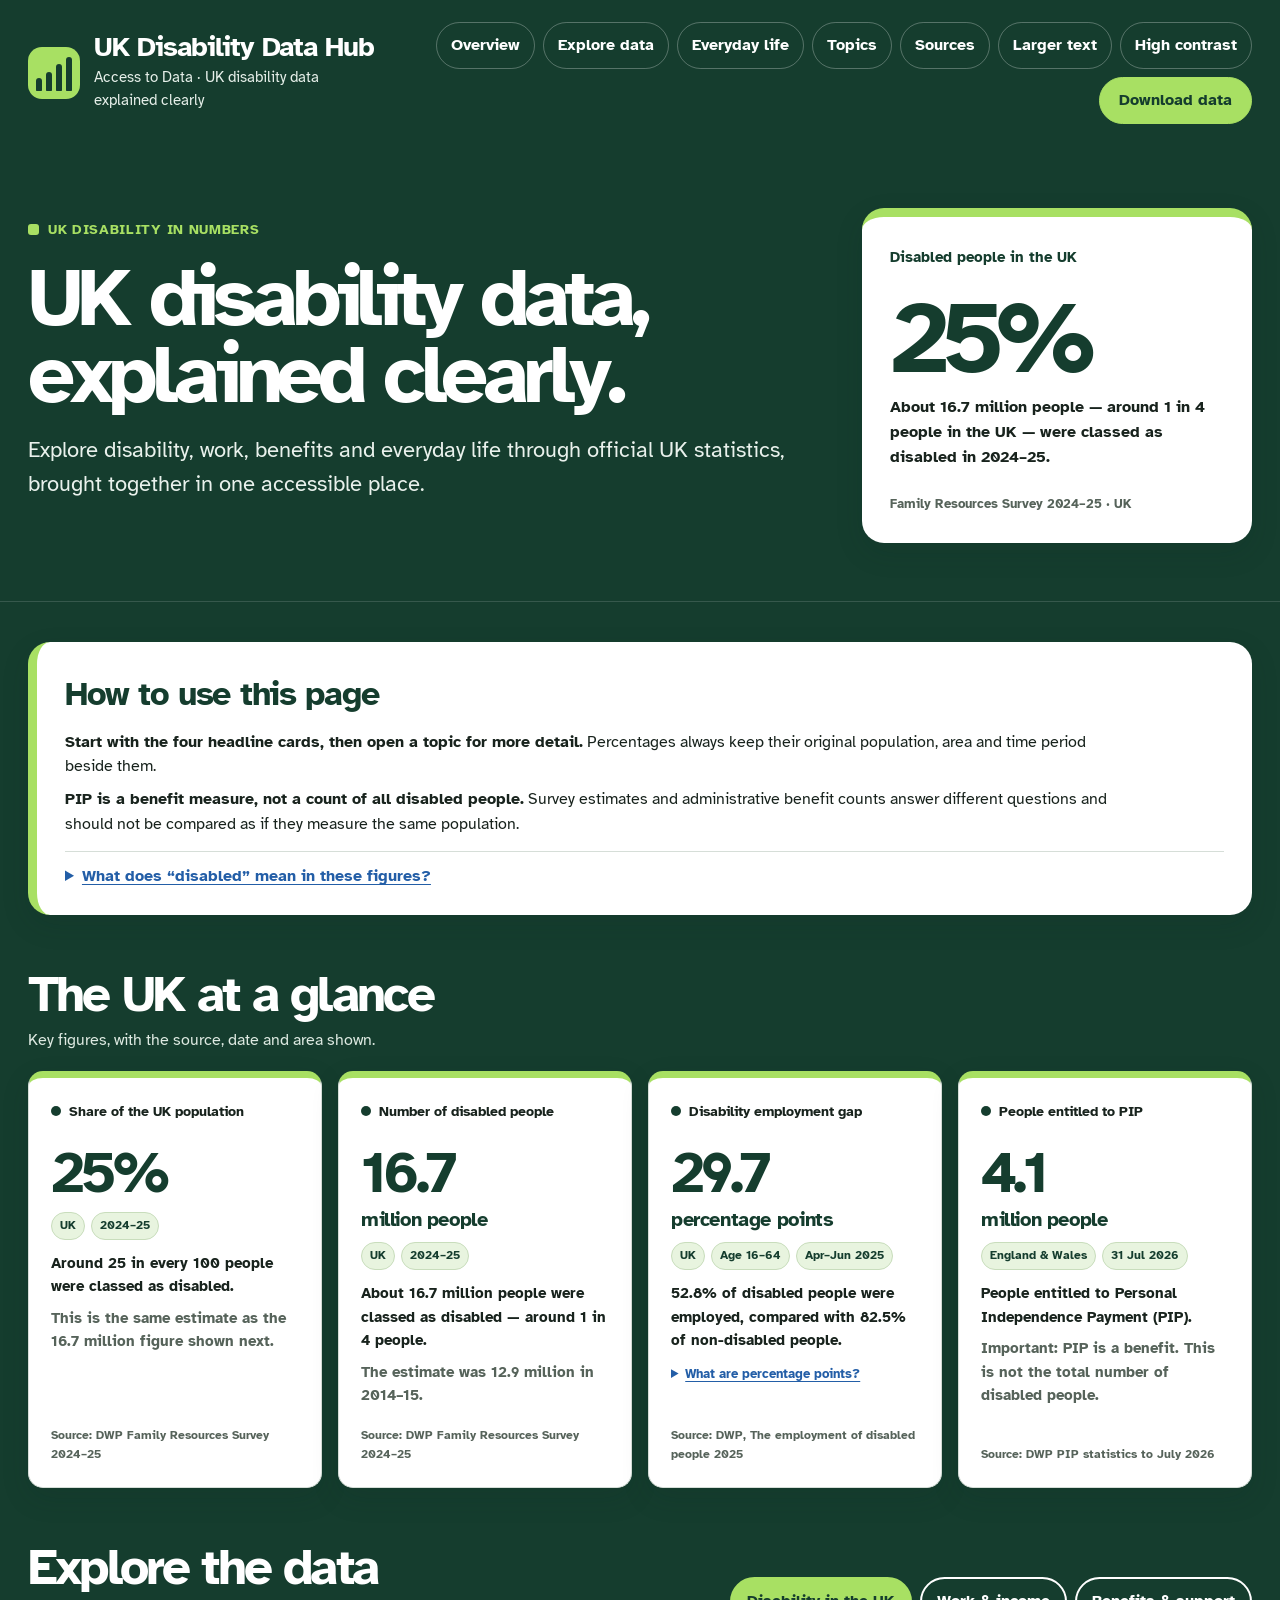
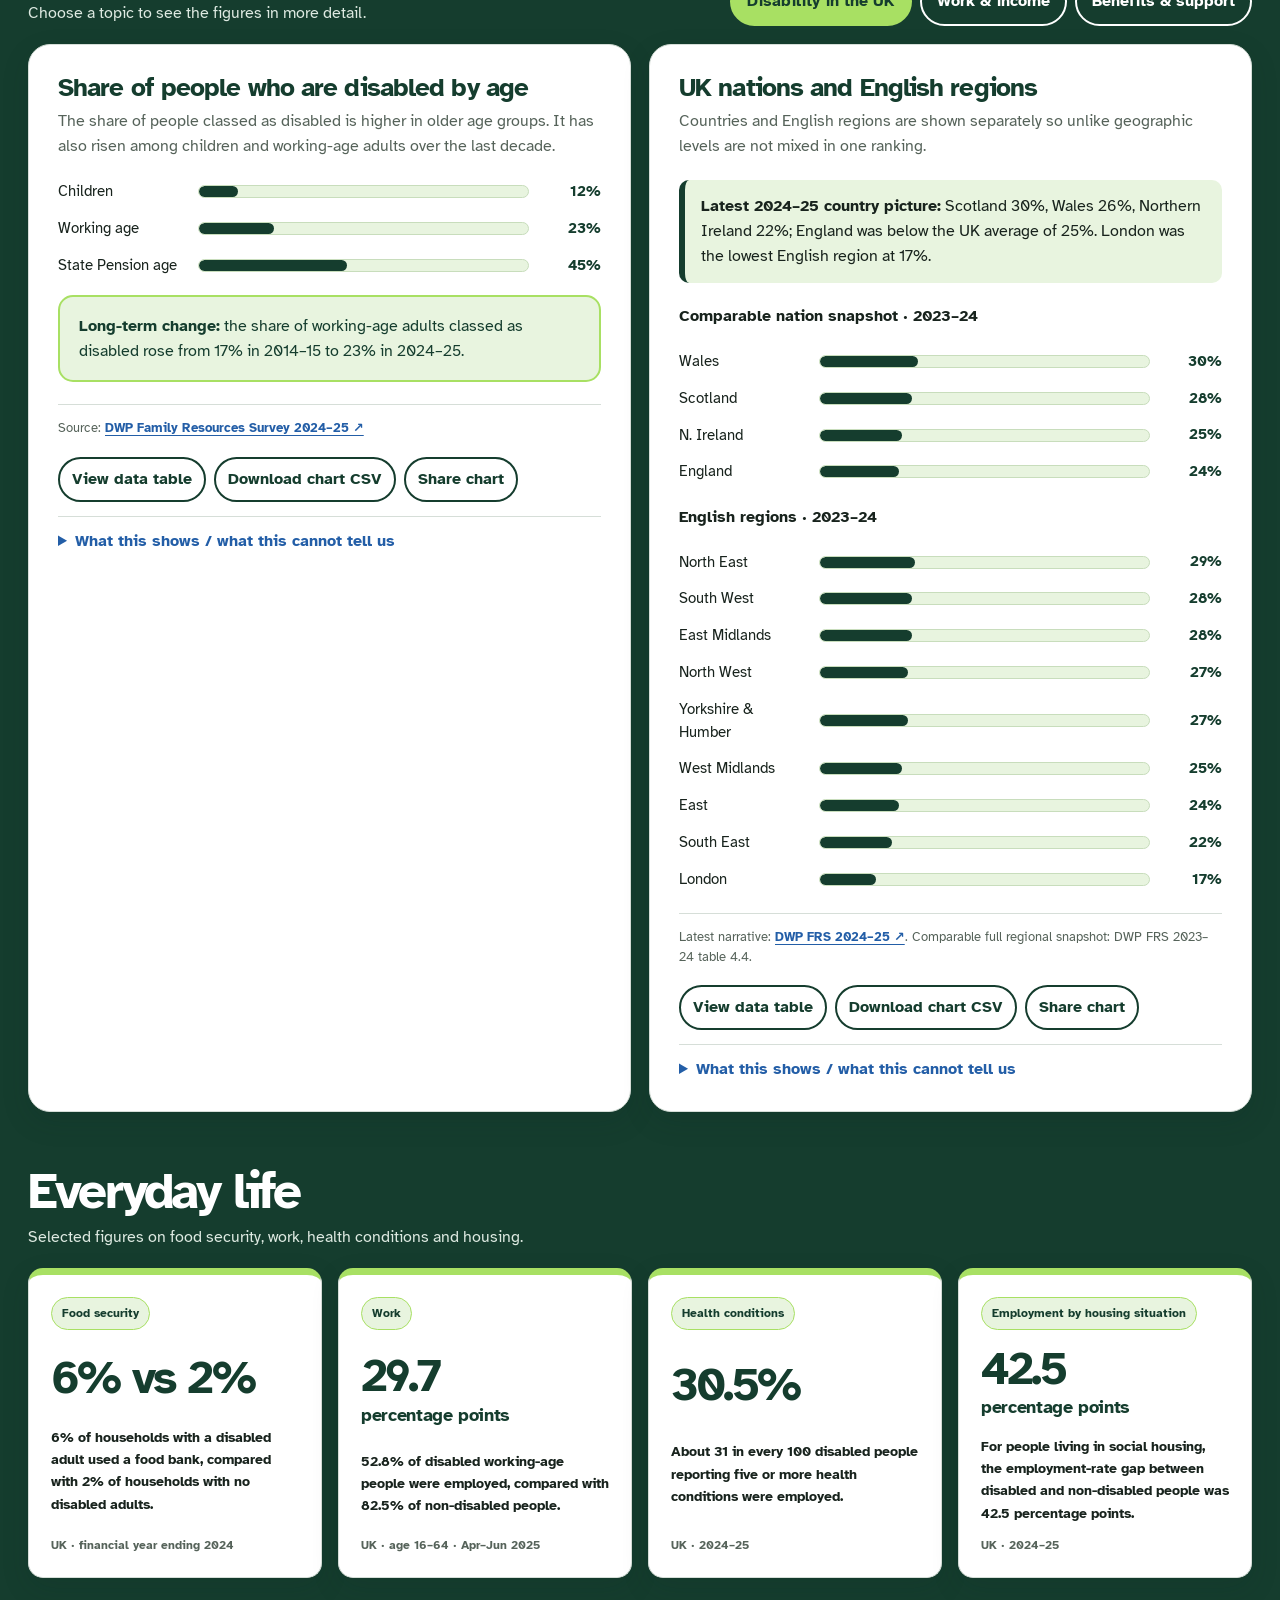
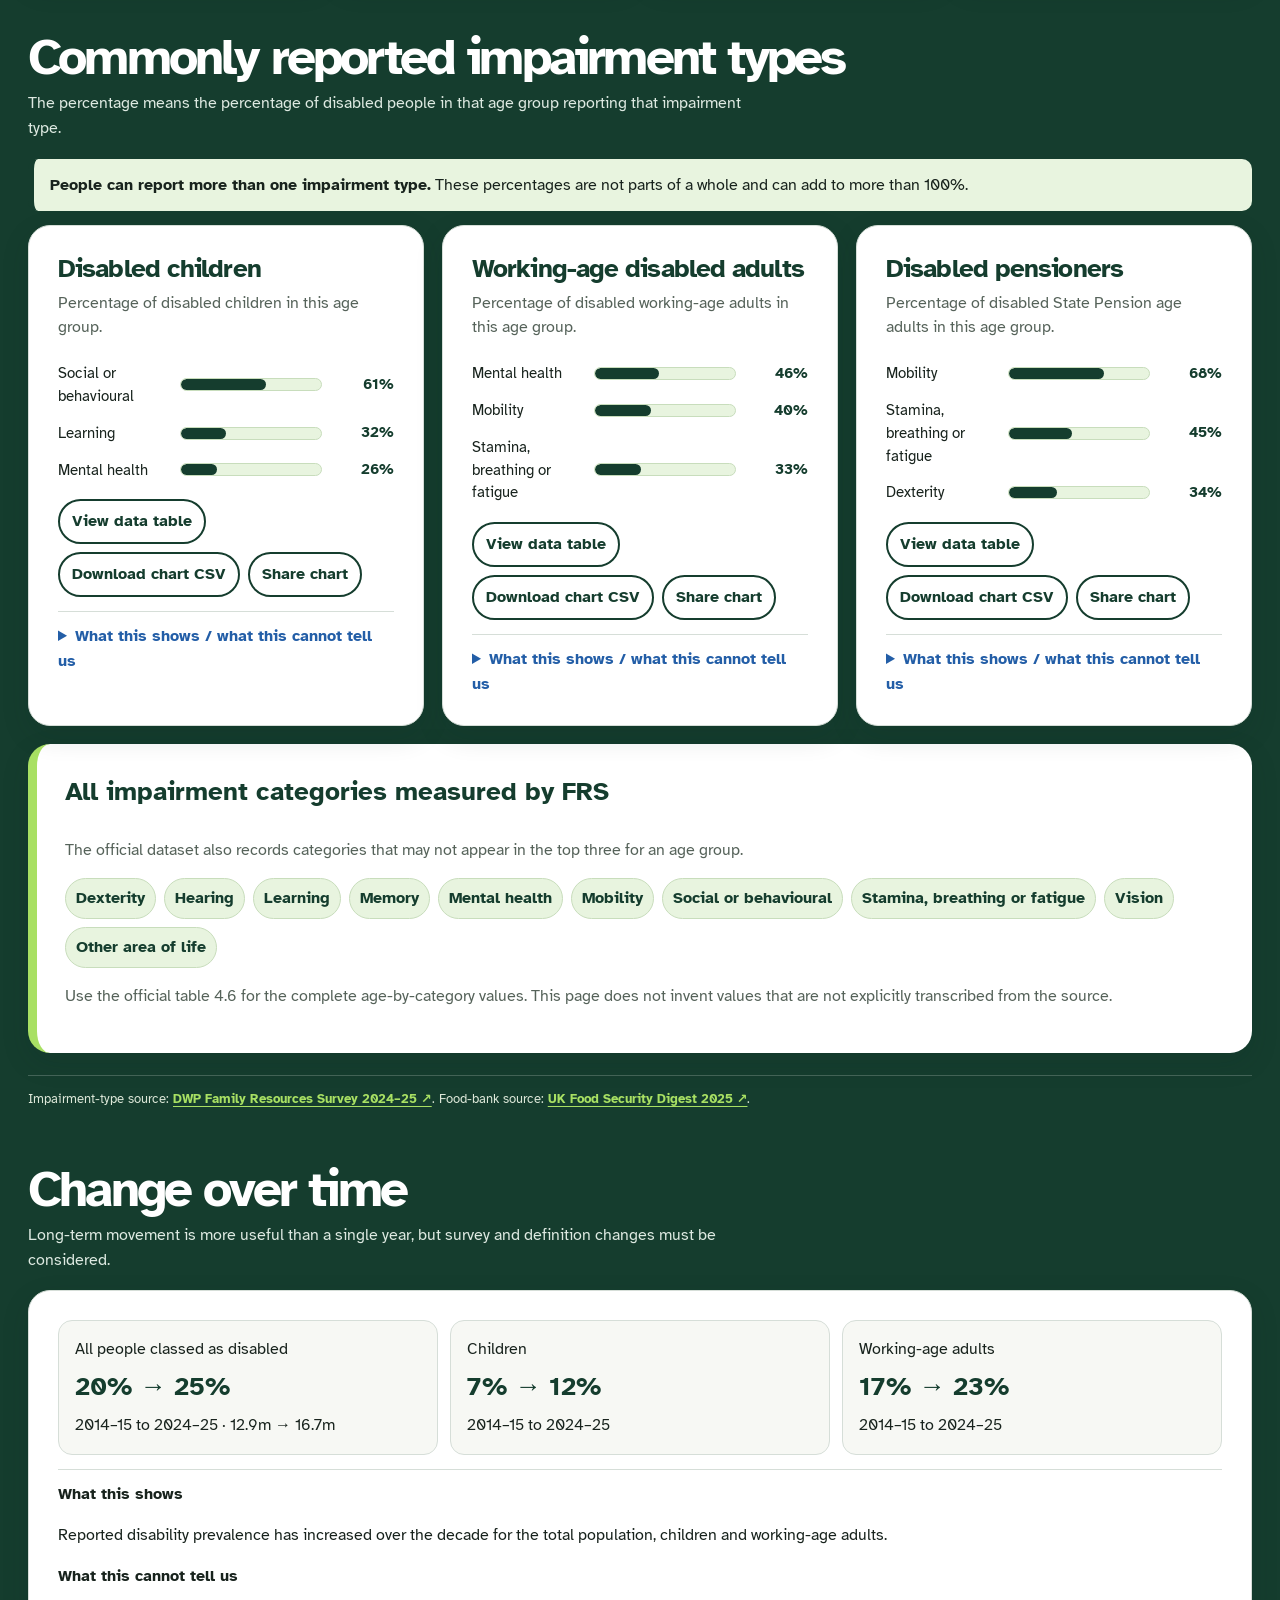
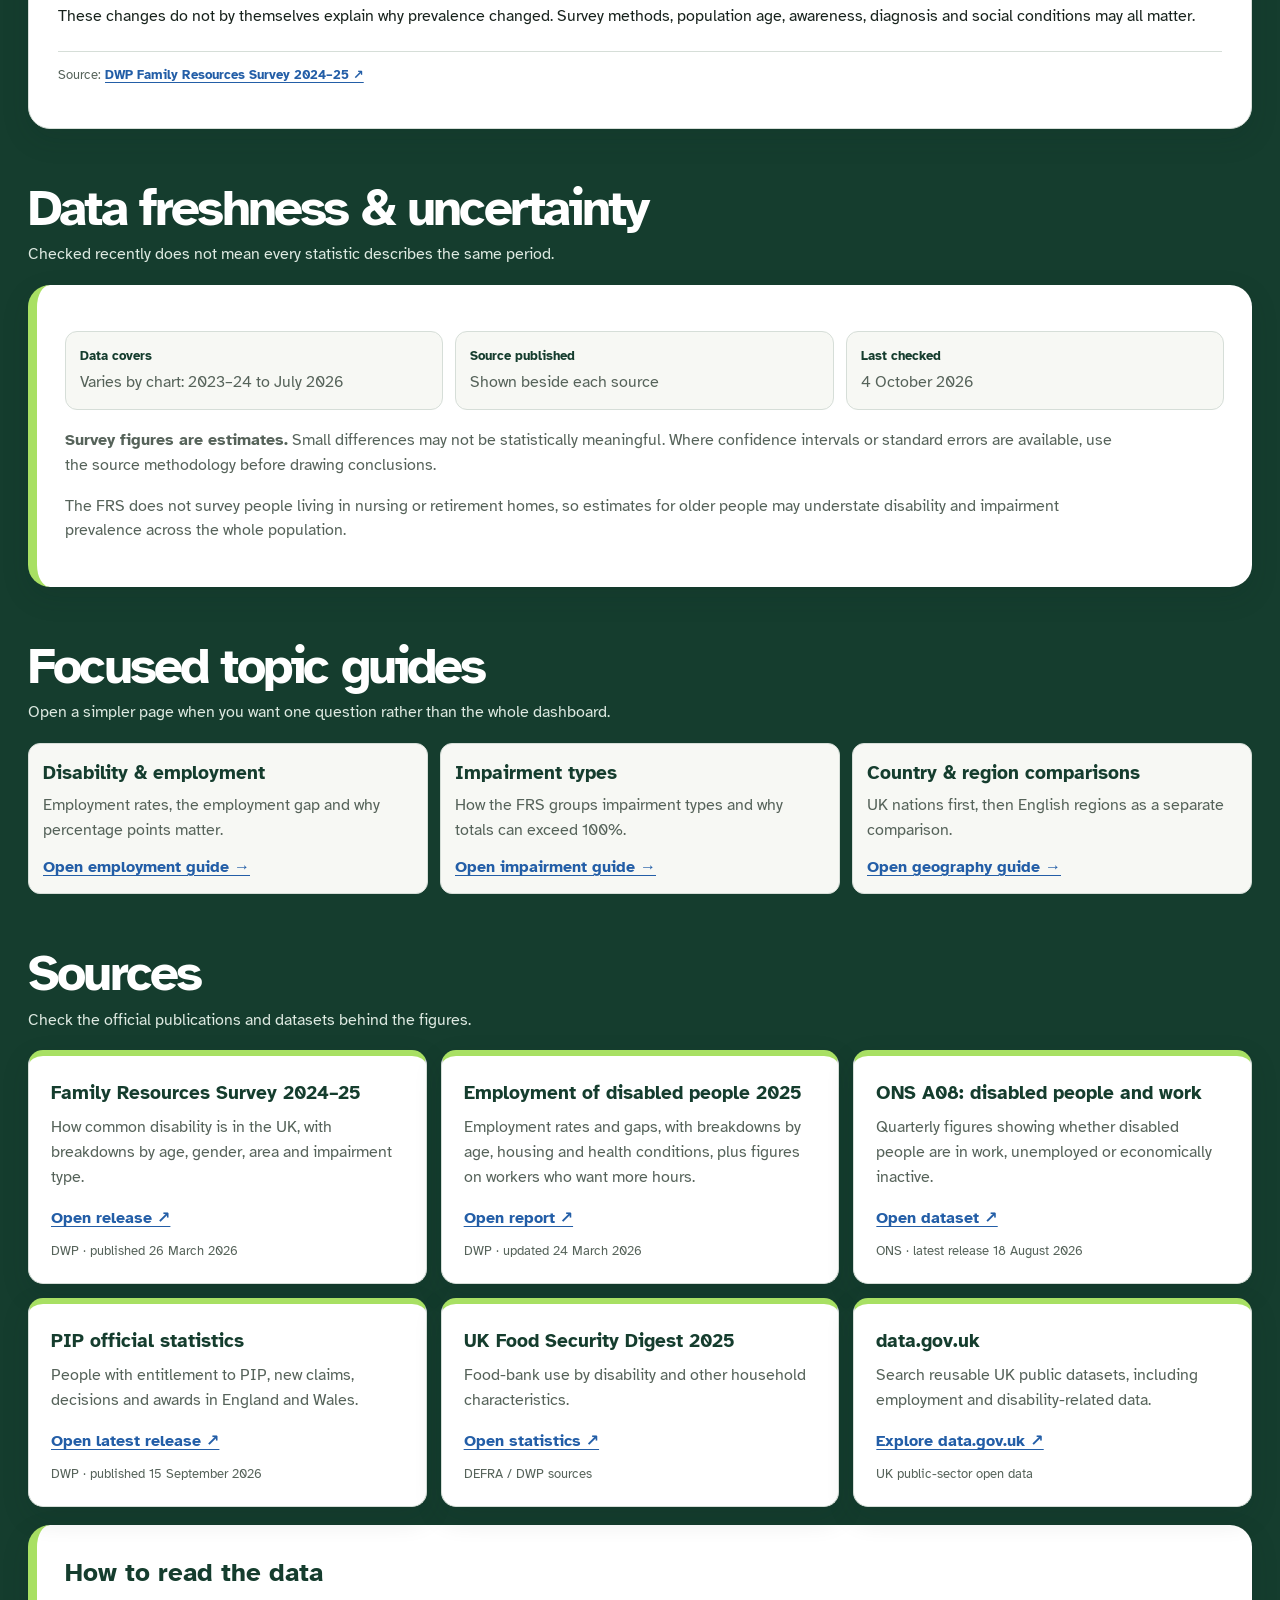
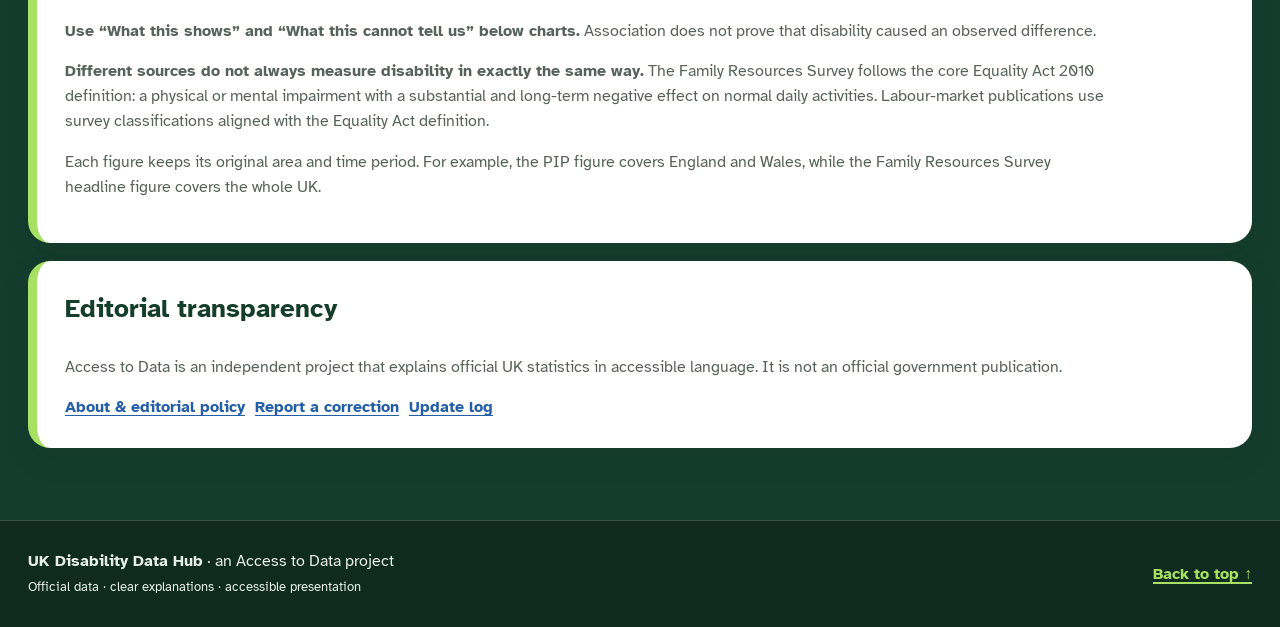
<file: index.html>
<!doctype html>
<html lang="en-GB">
<head>

  <meta charset="utf-8">
  <meta name="viewport" content="width=device-width,initial-scale=1">
  <meta name="robots" content="index,follow">
  <meta http-equiv="refresh" content="0; url=uk-disability-data/">
  <link rel="canonical" href="https://accesstodata.co.uk/uk-disability-data/">
  <title>AccessToData — UK disability data, made clear.</title>
  <script>location.replace("uk-disability-data/");</script>
</head>
<body>
  <p><a href="uk-disability-data/">Open AccessToData — UK disability data, made clear.</a></p>
</body>
</html>
</file>
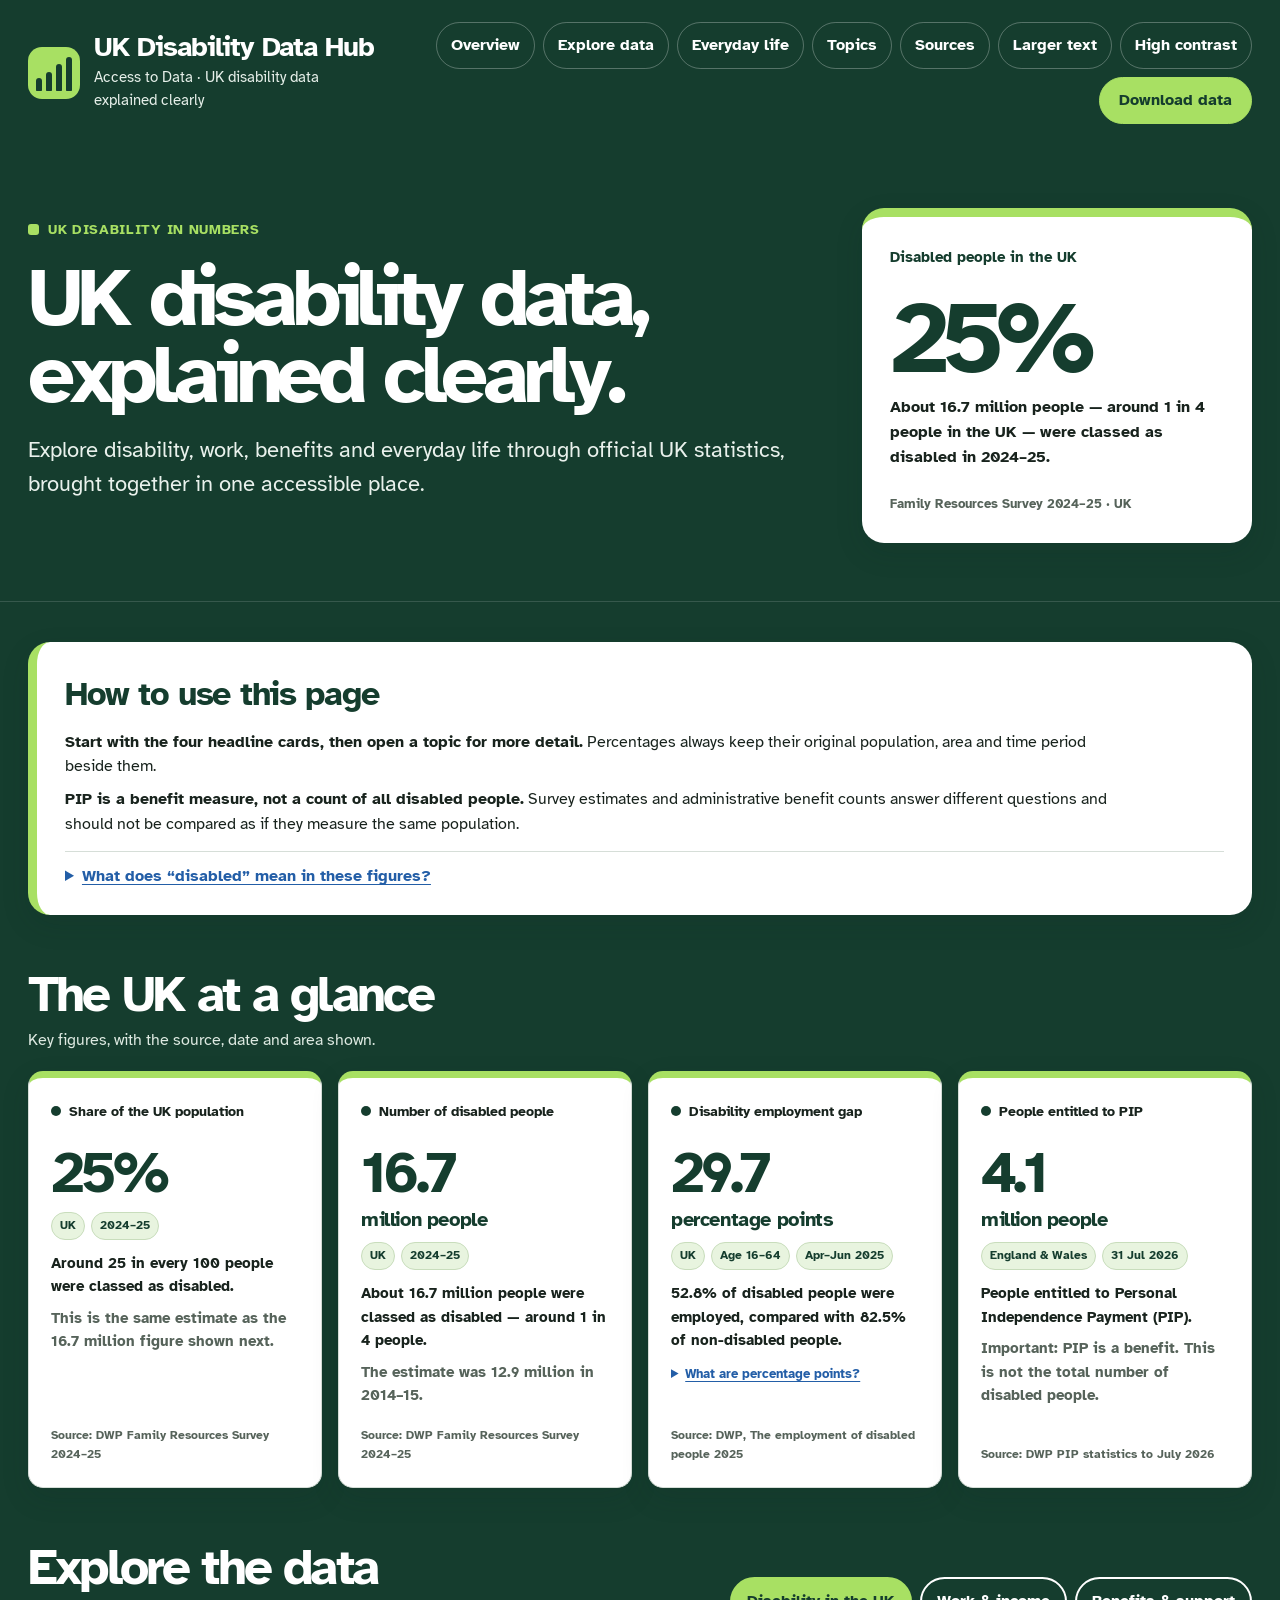
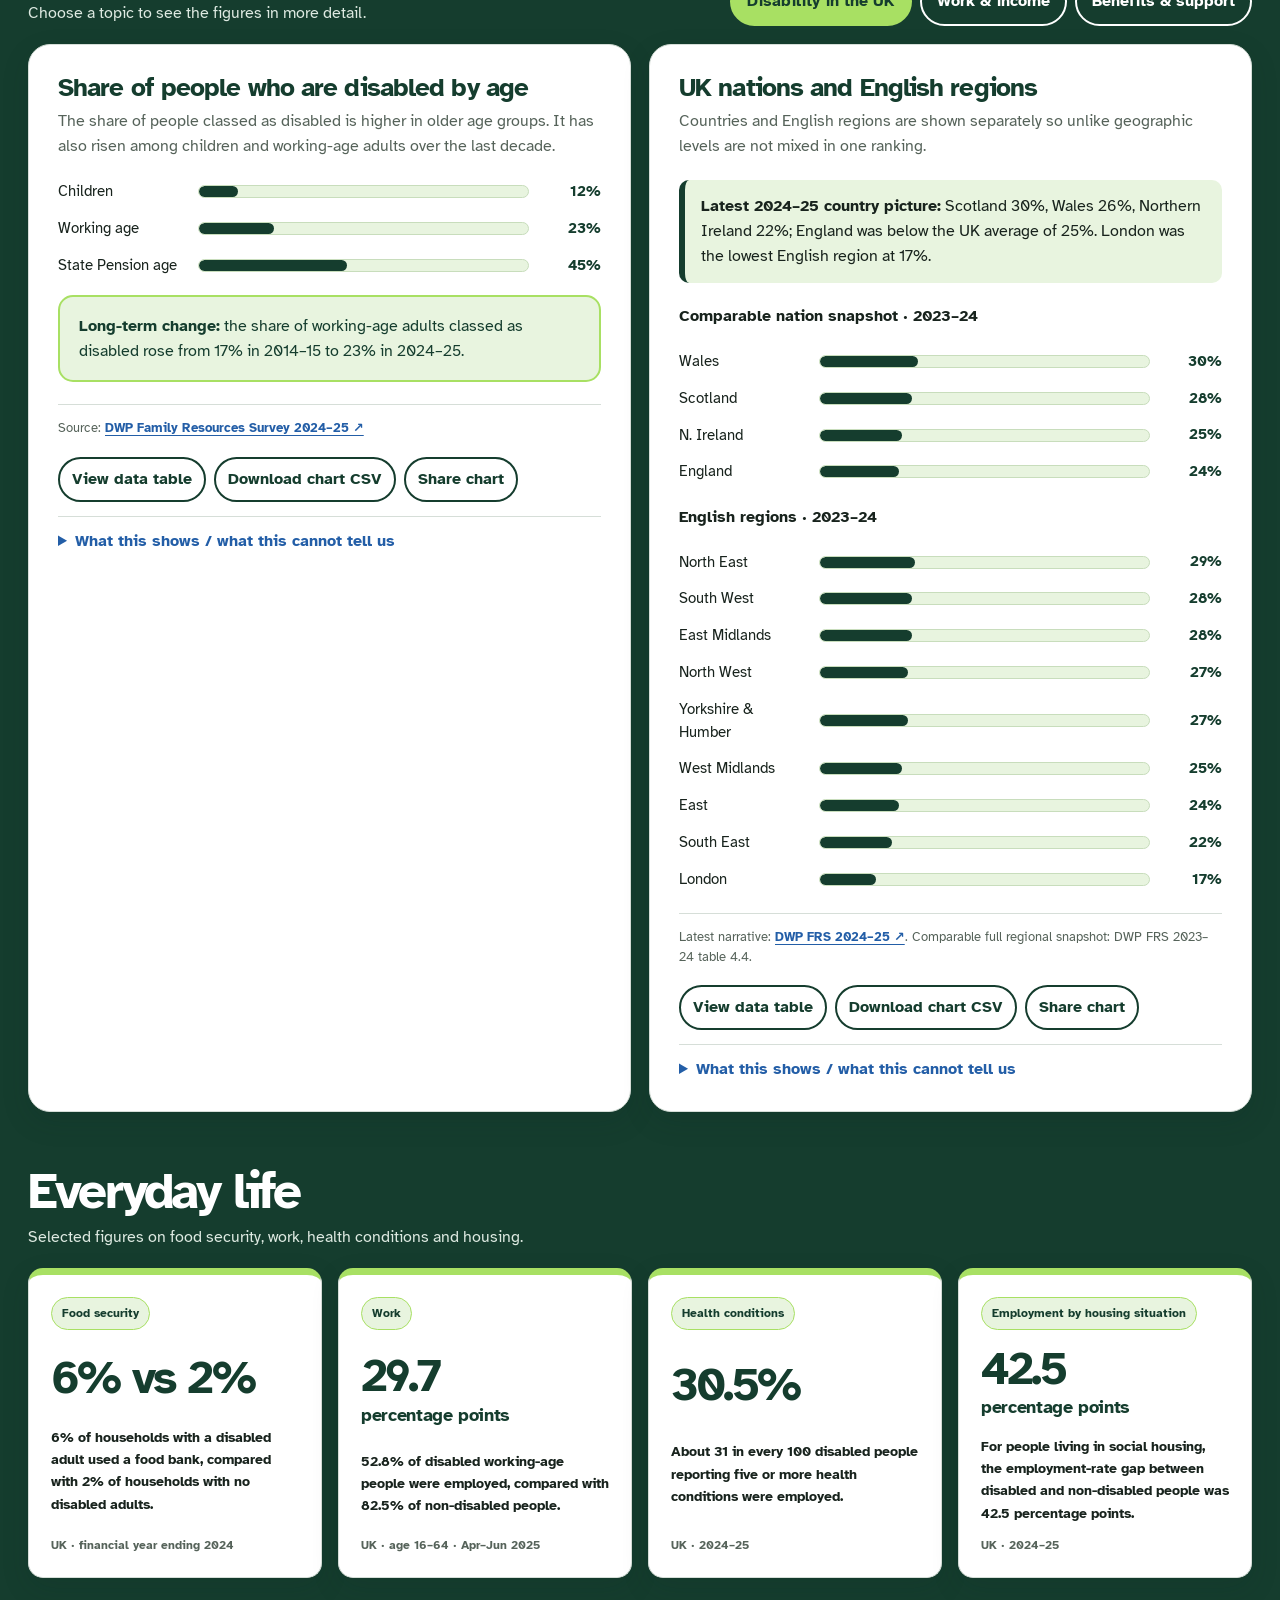
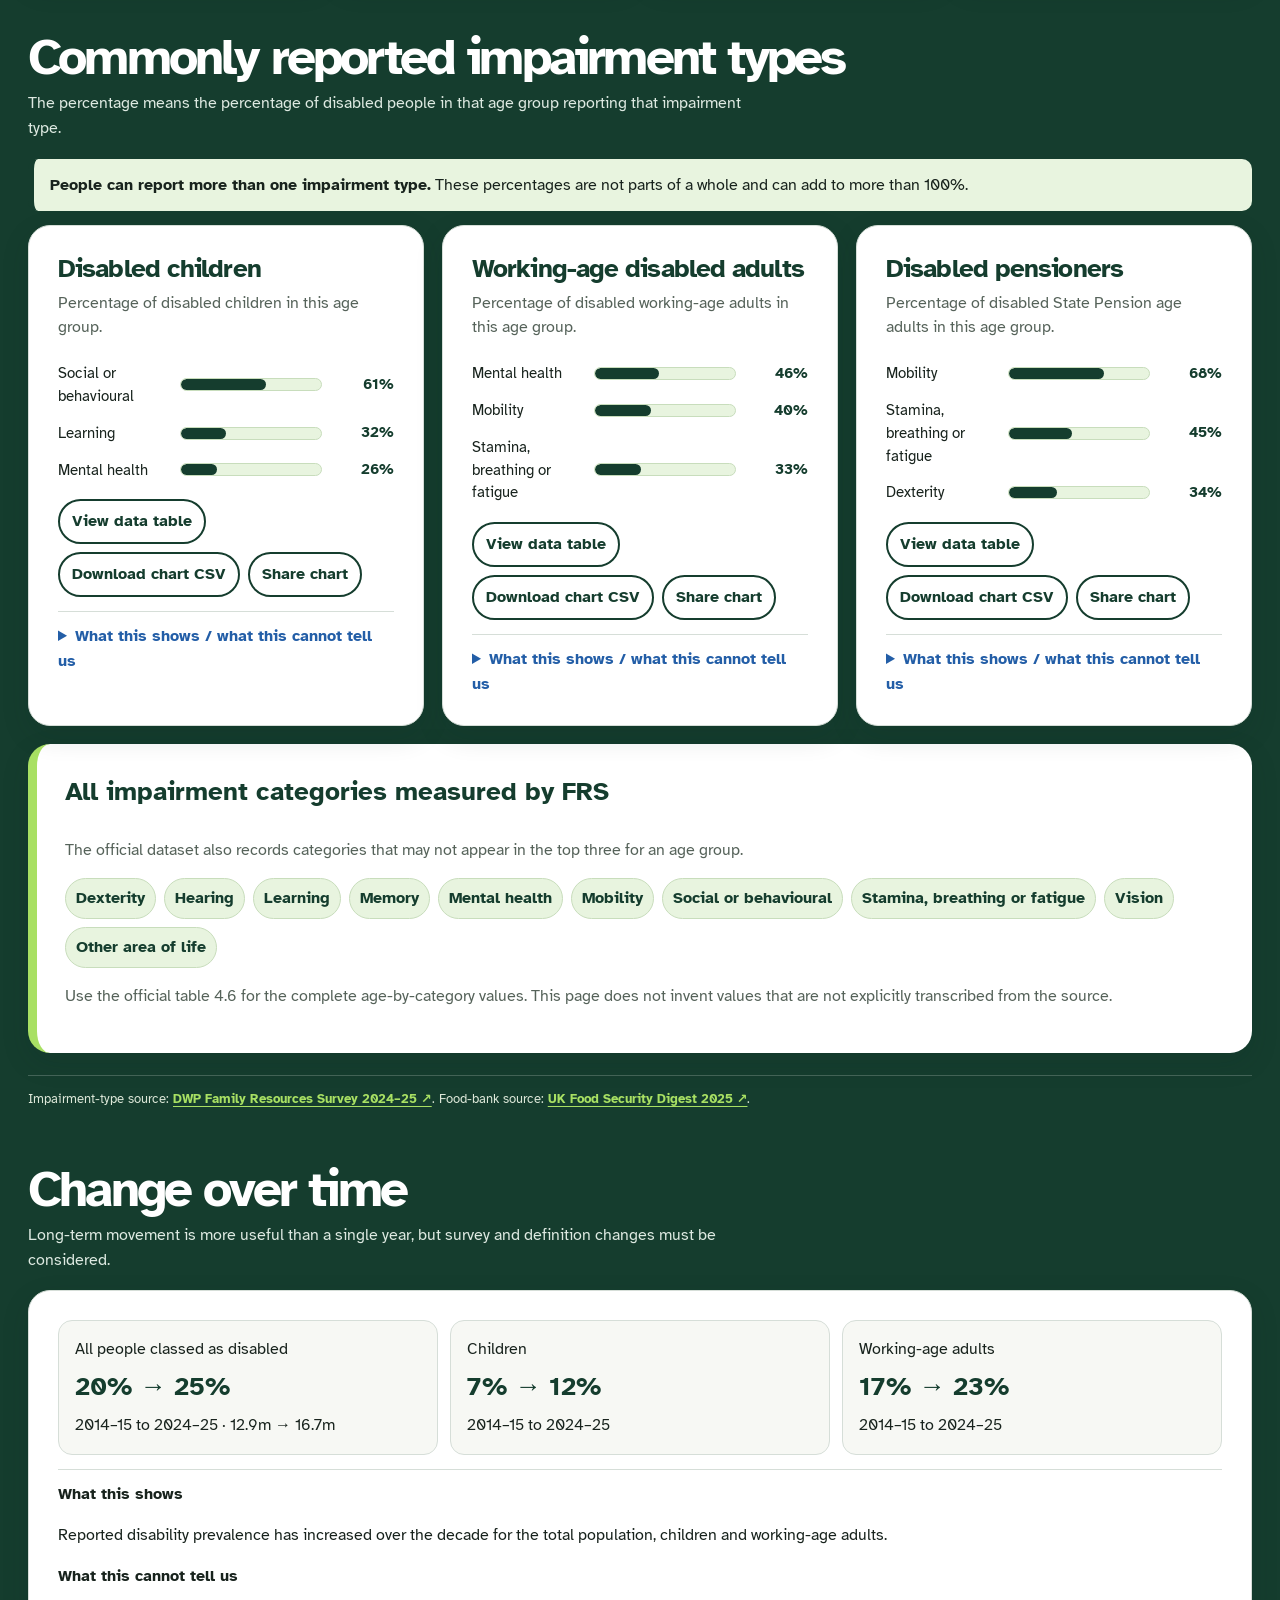
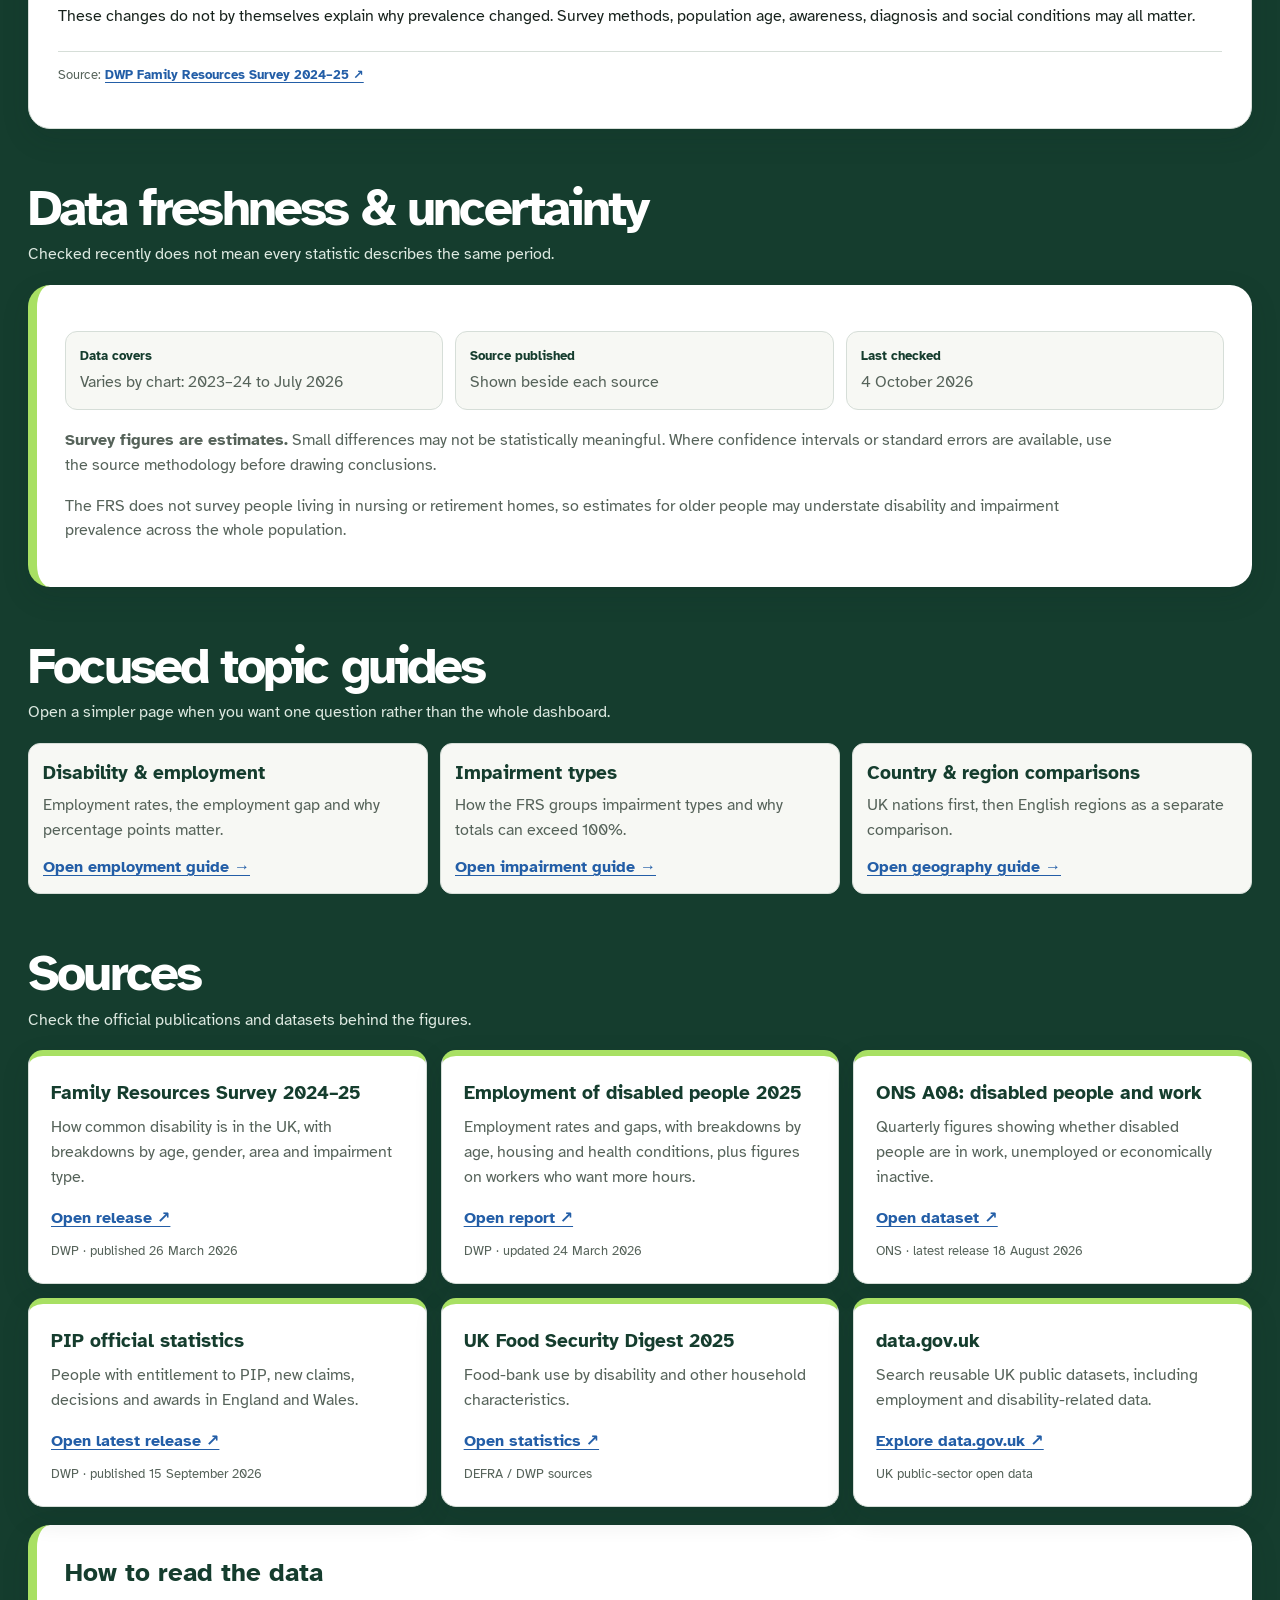
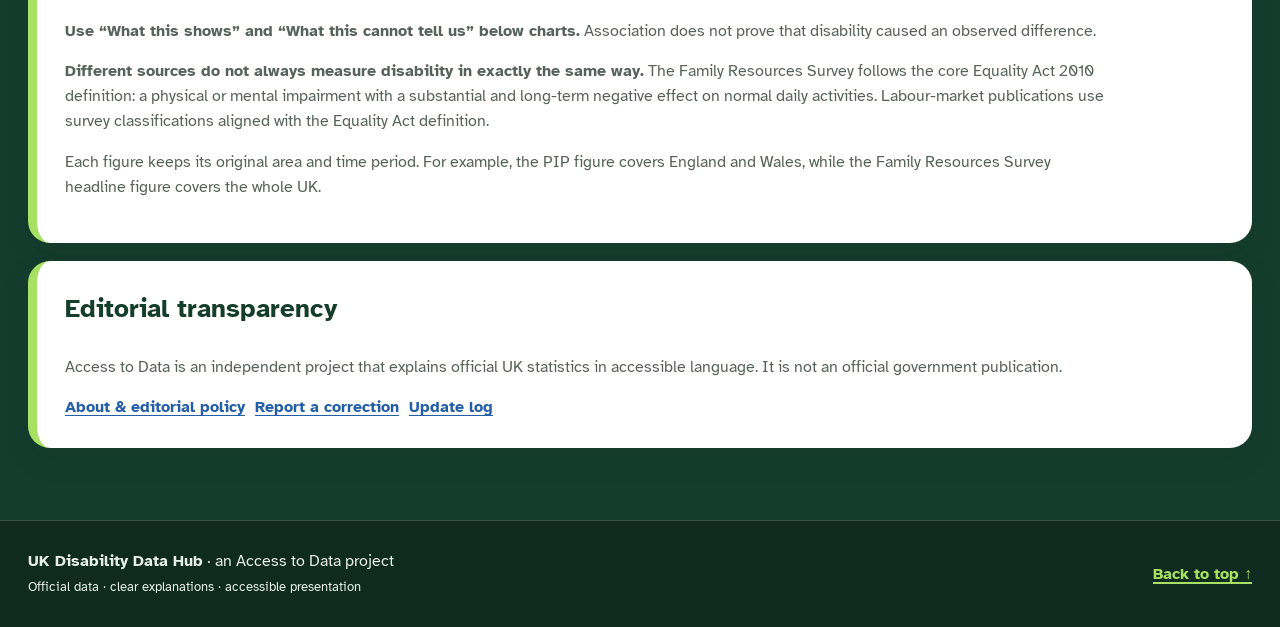
<file: uk-disability-data/index.html>
<!doctype html>
<html lang="en-GB">
<head>
<!-- Google tag (gtag.js) -->
<script async src="https://www.googletagmanager.com/gtag/js?id=G-5Z5BZJX8TR"></script>
<script>
  window.dataLayer = window.dataLayer || [];
  function gtag(){dataLayer.push(arguments);}
  gtag('js', new Date());

  gtag('config', 'G-5Z5BZJX8TR');
</script>
  <meta charset="utf-8">
  <meta name="viewport" content="width=device-width,initial-scale=1">
  <meta name="description" content="Clear UK disability data on population, employment, benefits and everyday life, with official sources and dates you can check.">
  <meta name="theme-color" content="#153D2E">
  <title>UK Disability Data Hub | Access to Data</title>
  <link rel="preconnect" href="https://fonts.googleapis.com">
  <link rel="preconnect" href="https://fonts.gstatic.com" crossorigin>
  <link href="https://fonts.googleapis.com/css2?family=Atkinson+Hyperlegible:wght@400;700&display=swap" rel="stylesheet">
  <style>
    :root{
      /* Civic Green brand */
      --forest:#153D2E;
      --forest-2:#0F2B20;
      --green:#A8E063;
      --green-hover:#B9EA7D;
      --green-soft:#E8F4DF;
      --white:#FFFFFF;
      --offwhite:#F7F8F4;
      --ink:#18231D;
      --muted:#56635A;
      --line:#D6DED8;
      --link:#235EA7;
      --warning:#B76500;
      --focus:#FFD84D;
      --black:#111111;
      --radius:22px;
      --radius-sm:15px;
      --max:1380px;
      --shadow:0 10px 28px rgba(15,43,32,.14);
    }

    *{box-sizing:border-box}
    html{scroll-behavior:smooth}
    body{margin:0;background:var(--forest);color:#fff;font-family:"Atkinson Hyperlegible",Arial,"Helvetica Neue",system-ui,-apple-system,BlinkMacSystemFont,"Segoe UI",sans-serif;line-height:1.55}
    a{color:inherit;text-underline-offset:3px}
    button,a{-webkit-tap-highlight-color:transparent}
    .skip{position:absolute;left:-9999px}
    .skip:focus{left:1rem;top:1rem;z-index:9999;background:#fff;color:#000;padding:.8rem 1rem;border:4px solid var(--focus);border-radius:999px}

    header{background:var(--forest);border-bottom:1px solid rgba(255,255,255,.14)}
    .top{max-width:var(--max);margin:auto;padding:22px 28px;display:flex;align-items:center;justify-content:space-between;gap:28px}
    .brand{display:flex;align-items:center;gap:14px;min-width:280px}
    .mark{width:52px;height:52px;border-radius:14px;background:var(--green);color:var(--forest);display:grid;grid-template-columns:repeat(4,6px);gap:4px;align-items:end;justify-content:center;padding:10px}
    .mark i{display:block;background:currentColor;border-radius:4px 4px 1px 1px}.mark i:nth-child(1){height:13px}.mark i:nth-child(2){height:19px}.mark i:nth-child(3){height:27px}.mark i:nth-child(4){height:34px}
    .brand h1{margin:0;font-size:clamp(1.35rem,2.2vw,2rem);line-height:1;letter-spacing:-.035em;color:#fff}
    .brand p{margin:5px 0 0;color:#E6EFE9;font-size:.93rem}

    .nav{display:flex;gap:8px;flex-wrap:wrap;justify-content:flex-end;align-items:center}
    .nav a,.nav button{font:inherit;font-weight:800;color:#fff;background:transparent;border:1px solid rgba(255,255,255,.28);padding:10px 14px;border-radius:999px;text-decoration:none;cursor:pointer;min-height:44px}
    .nav a:hover,.nav button:hover{background:#fff;color:var(--forest)}
    .nav a:focus-visible,.nav button:focus-visible,.tab:focus-visible,a:focus-visible,summary:focus-visible{outline:3px solid var(--focus);outline-offset:3px}
    .nav .cta{background:var(--green);color:var(--forest);border-color:var(--green);font-weight:900;padding-inline:19px}
    .nav .cta:hover{background:var(--green-hover);color:var(--forest)}

    .hero{max-width:var(--max);margin:auto;padding:62px 28px 58px;display:grid;grid-template-columns:minmax(0,1.35fr) minmax(300px,.65fr);gap:24px;align-items:stretch}
    .hero-copy{padding:10px 0}
    .kicker{display:inline-flex;align-items:center;gap:9px;color:var(--green);font-weight:900;text-transform:uppercase;letter-spacing:.05em;font-size:.85rem}
    .kicker:before{content:"";width:11px;height:11px;border-radius:3px;background:var(--green)}
    .hero h2{margin:18px 0 20px;font-size:clamp(3rem,6.5vw,6rem);line-height:.92;letter-spacing:-.065em;max-width:850px;color:#fff}
    .hero-copy>p{margin:0;max-width:760px;color:#E9F1EC;font-size:clamp(1.08rem,1.8vw,1.35rem)}
    .hero-card{background:#fff;color:var(--forest);border-radius:var(--radius);padding:28px;display:flex;flex-direction:column;justify-content:space-between;min-height:310px;box-shadow:var(--shadow);border-top:9px solid var(--green)}
    .hero-card .label{font-weight:900;font-size:.95rem}
    .hero-number{font-size:clamp(4.6rem,8vw,7rem);font-weight:900;line-height:.86;letter-spacing:-.08em;margin:26px 0 12px}
    .hero-card p{margin:0;color:var(--ink);font-weight:700;max-width:320px}
    .hero-card small{margin-top:24px;color:var(--muted);font-weight:700}

    main{max-width:var(--max);margin:auto;padding:10px 28px 72px}
    section{scroll-margin-top:22px}
    .section-title{display:flex;align-items:flex-end;justify-content:space-between;gap:18px;margin:54px 0 18px}
    .section-title h2{margin:0;color:#fff;font-size:clamp(2rem,4vw,3.5rem);line-height:1;letter-spacing:-.055em}
    .section-title p{margin:8px 0 0;color:#DDE9E1;max-width:720px}

    .metric-grid{display:grid;grid-template-columns:repeat(4,minmax(0,1fr));gap:16px}
    .metric,.card,.insight,.source-card{background:#fff;color:var(--ink);border:1px solid var(--line);box-shadow:var(--shadow)}
    .metric{min-height:220px;border-radius:var(--radius-sm);padding:22px;display:flex;flex-direction:column;border-top:7px solid var(--green)}
    .eyebrow{font-weight:900;font-size:.9rem;display:flex;align-items:center;gap:8px}.dot{width:10px;height:10px;border-radius:50%;background:var(--forest)}
    .metric .value{font-size:clamp(3rem,4.5vw,4.8rem);font-weight:900;line-height:.9;letter-spacing:-.07em;margin:26px 0 12px;color:var(--forest)}.unit-words{display:block;margin-top:10px;font-size:.34em;line-height:1.05;letter-spacing:-.02em;font-weight:800}
    .metric p{margin:0;color:var(--ink);font-weight:700;font-size:.95rem}
    .metric small{margin-top:auto;padding-top:18px;color:var(--muted);font-weight:700;font-size:.78rem}
    .reader-summary{background:#fff;color:var(--ink);border-radius:var(--radius);padding:26px 28px;margin-top:30px;box-shadow:var(--shadow);border-left:9px solid var(--green)}
    .reader-summary h2{margin:0 0 10px;color:var(--forest);font-size:clamp(1.5rem,2.7vw,2.1rem);letter-spacing:-.035em}
    .reader-summary p{margin:8px 0;color:var(--ink);max-width:1050px}
    .reader-summary details{margin-top:14px;border-top:1px solid var(--line);padding-top:12px}
    .reader-summary summary,.term-help summary{cursor:pointer;color:var(--link);font-weight:900;text-decoration:underline;text-underline-offset:3px}
    .reader-summary details p,.term-help p{color:var(--muted);font-weight:600}
    .context-row{display:flex;flex-wrap:wrap;gap:6px;margin:0 0 12px}
    .context-pill{display:inline-block;border-radius:999px;background:var(--green-soft);border:1px solid #C8DDBC;color:var(--forest);padding:4px 8px;font-size:.72rem;font-weight:900;letter-spacing:0}
    .metric .reader-note{margin-top:8px;color:var(--muted);font-weight:600}
    .term-help{margin-top:11px;font-size:.84rem}
    .plain-note{background:var(--green-soft);border-left:5px solid var(--forest);padding:12px 14px;border-radius:10px;color:var(--ink)!important;font-weight:700!important}
    .insight small{display:block;margin-top:12px;color:var(--muted);font-size:.76rem;font-weight:800}
    .progress{height:9px;border-radius:999px;background:var(--green-soft);margin-top:18px;overflow:hidden;border:1px solid #C8DDBC}.progress i{display:block;height:100%;background:var(--forest);border-radius:inherit}

    .tabs{display:flex;gap:8px;flex-wrap:wrap}
    .tab{font:inherit;font-weight:900;border:2px solid #fff;background:transparent;color:#fff;padding:10px 15px;border-radius:999px;cursor:pointer;min-height:44px}
    .tab:hover{background:#fff;color:var(--forest)}
    .tab[aria-selected="true"]{background:var(--green);border-color:var(--green);color:var(--forest)}
    .panel{display:none}.panel.active{display:grid}.two{grid-template-columns:repeat(2,minmax(0,1fr));gap:18px}.three{grid-template-columns:repeat(3,minmax(0,1fr));gap:18px}
    .card{border-radius:var(--radius);padding:29px;min-height:300px}
    .card h3{margin:0 0 8px;font-size:clamp(1.35rem,2vw,1.8rem);line-height:1.06;letter-spacing:-.035em;color:var(--forest)}
    .card .lead{margin:0 0 22px;color:var(--muted)}
    .chart{margin-top:14px}.barrow{display:grid;grid-template-columns:minmax(110px,1fr) 2.6fr 60px;gap:12px;align-items:center;margin:14px 0;font-size:.92rem}.track{height:13px;background:var(--green-soft);border:1px solid #C8DDBC;border-radius:999px;overflow:hidden}.fill{height:100%;background:var(--forest);border-radius:inherit}.barrow strong{text-align:right;color:var(--forest);line-height:1.05}.barrow strong small{display:block;font-size:.62em;font-weight:700}
    .compare{display:grid;grid-template-columns:1fr 1fr;gap:12px}.compare>div,.mini{background:var(--offwhite);border:1px solid var(--line);border-radius:var(--radius-sm);padding:19px}.compare .big{font-size:clamp(2.2rem,4vw,4rem);font-weight:900;line-height:.92;letter-spacing:-.06em;margin:10px 0;color:var(--forest)}.compare span,.mini span{color:var(--muted);font-weight:700;font-size:.86rem}
    .mini-grid{display:grid;grid-template-columns:repeat(3,1fr);gap:10px}.mini strong{display:block;font-size:clamp(1.6rem,3vw,2.3rem);color:var(--forest);margin:7px 0}
    .callout{background:var(--green-soft);color:var(--forest);border-radius:var(--radius-sm);padding:17px 19px;margin:18px 0;border:2px solid var(--green)}.callout strong{color:var(--forest)}
    .donut-layout{display:grid;grid-template-columns:minmax(170px,.7fr) minmax(0,1.3fr);gap:24px;align-items:center;margin:18px 0}
    .donut{width:min(210px,100%);aspect-ratio:1;border-radius:50%;position:relative;margin:auto;box-shadow:inset 0 0 0 1px rgba(21,61,46,.12)}
    .donut:after{content:"";position:absolute;inset:24%;background:#fff;border-radius:50%;box-shadow:0 0 0 1px var(--line)}
    .donut-center{position:absolute;inset:31%;z-index:1;display:flex;flex-direction:column;align-items:center;justify-content:center;text-align:center;color:var(--forest);line-height:1.05}
    .donut-center strong{font-size:clamp(1.35rem,2.3vw,2rem);letter-spacing:-.04em}
    .donut-center span{font-size:.72rem;font-weight:800;margin-top:5px;color:var(--muted)}
    .pip-donut{background:conic-gradient(var(--forest) 0 83%,var(--link) 83% 100%)}
    .benefit-donut{background:conic-gradient(var(--forest) 0 37.9%,var(--link) 37.9% 57.7%,var(--warning) 57.7% 100%)}
    .donut-legend{display:grid;gap:10px}
    .legend-row{display:grid;grid-template-columns:16px minmax(0,1fr) auto;gap:10px;align-items:start;padding-bottom:10px;border-bottom:1px solid var(--line)}
    .legend-row:last-child{border-bottom:0;padding-bottom:0}
    .legend-swatch{width:14px;height:14px;border-radius:4px;margin-top:4px;border:1px solid rgba(0,0,0,.18)}
    .legend-swatch.a{background:var(--forest)}.legend-swatch.b{background:var(--link)}.legend-swatch.c{background:var(--warning)}
    .legend-copy strong{display:block;color:var(--ink);font-size:.93rem}.legend-copy small{display:block;color:var(--muted);font-weight:700;margin-top:2px}
    .legend-value{font-weight:900;color:var(--forest);white-space:nowrap}
    .rounding-note{font-size:.78rem;color:var(--muted);margin-top:10px}
    .donut{position:relative;cursor:default}
    .donut-tooltip{position:absolute;z-index:20;left:50%;top:0;min-width:190px;max-width:260px;padding:10px 12px;border:1px solid var(--line);border-radius:10px;background:#fff;color:var(--ink);box-shadow:0 10px 28px rgba(0,0,0,.18);font-size:.8rem;line-height:1.35;font-weight:700;pointer-events:none;opacity:0;visibility:hidden;transform:translate(-50%,-115%);transition:opacity .12s ease}
    .donut-tooltip.show{opacity:1;visibility:visible}
    .donut-tooltip strong{display:block;margin-bottom:2px;color:var(--forest);font-size:.88rem}
    .donut-tooltip span{display:block;color:var(--muted);font-weight:700}
    .hc .donut-tooltip{background:#fff;color:#000;border-color:#000}
    .hc .donut-tooltip strong,.hc .donut-tooltip span{color:#000}
    .source{font-size:.8rem;color:var(--muted);border-top:1px solid var(--line);padding-top:14px;margin-top:22px}.source a{color:var(--link);font-weight:900}

    .insight-grid{display:grid;grid-template-columns:repeat(4,minmax(0,1fr));gap:16px}.insight{border-radius:var(--radius-sm);padding:22px;min-height:205px;display:flex;flex-direction:column;justify-content:space-between;border-top:7px solid var(--green)}.tag{display:inline-block;background:var(--green-soft);color:var(--forest);border-radius:999px;padding:6px 10px;width:max-content;font-size:.76rem;font-weight:900;border:1px solid var(--green)}.insight b{display:block;font-size:clamp(2.1rem,3.6vw,3.8rem);line-height:.9;letter-spacing:-.06em;margin:18px 0;color:var(--forest)}.insight b .unit-words{font-size:.38em;margin-top:9px}.insight p{margin:0;color:var(--ink);font-weight:700;font-size:.9rem}

    .sources{display:grid;grid-template-columns:repeat(3,minmax(0,1fr));gap:14px}.source-card{border-radius:var(--radius-sm);padding:22px;min-height:190px;display:flex;flex-direction:column;border-top:6px solid var(--green)}.source-card h3{margin:0 0 8px;color:var(--forest)}.source-card p{margin:0 0 16px;color:var(--muted)}.source-card a{color:var(--link);font-weight:900;margin-top:auto;width:max-content}.source-card small{display:block;color:var(--muted);margin-top:10px}
    .method{margin-top:18px;background:#fff;color:var(--ink);border-radius:var(--radius);padding:28px;border-left:9px solid var(--green);box-shadow:var(--shadow)}.method h3{margin-top:0;color:var(--forest);font-size:1.6rem}.method p{color:var(--muted);max-width:1050px}

    footer{border-top:1px solid rgba(255,255,255,.18);background:var(--forest-2);padding:28px;color:#E7EFEA}.foot{max-width:var(--max);margin:auto;display:flex;gap:20px;justify-content:space-between;align-items:center;flex-wrap:wrap}.foot a{color:var(--green);font-weight:900;text-decoration-thickness:2px}

    .hc{--forest:#000;--forest-2:#000;--green:#ffff00;--green-hover:#ffff00;--green-soft:#222;--offwhite:#111;--ink:#000;--muted:#222;--line:#000;--link:#0000ee;--focus:#00ffff}
    .hc body,.hc header,.hc footer{background:#000}.hc .metric,.hc .card,.hc .insight,.hc .source-card,.hc .hero-card,.hc .method{background:#fff;color:#000;border-color:#000}.hc .section-title h2,.hc .section-title p,.hc .hero h2,.hc .hero-copy>p,.hc .brand h1,.hc .brand p{color:#fff}.hc .tab{border-color:#fff;color:#fff}.hc .tab[aria-selected="true"],.hc .nav .cta,.hc .tag,.hc .callout{background:#ffff00;color:#000;border-color:#000}.hc .source a,.hc .source-card a{color:#000}.hc .compare>div,.hc .mini{background:#fff;border-color:#000}.hc .compare span,.hc .mini span,.hc .compare .big,.hc .mini strong{color:#000}.hc .progress{background:#ffff00;border-color:#000}.hc .progress i{background:#000}.hc .reader-summary{background:#fff;color:#000;border-color:#ffff00}.hc .context-pill{background:#ffff00;color:#000;border-color:#000}.hc .plain-note{background:#fff;border-color:#000;color:#000!important}.hc .reader-summary p,.hc .reader-summary details p,.hc .term-help p,.hc .metric .reader-note,.hc .insight small{color:#111}.hc .donut:after{background:#fff;border-color:#000}.hc .donut-center,.hc .donut-center span,.hc .legend-copy strong,.hc .legend-copy small,.hc .legend-value,.hc .rounding-note{color:#000}.hc .pip-donut{background:conic-gradient(#000 0 83%,#0000ee 83% 100%)}.hc .benefit-donut{background:conic-gradient(#000 0 37.9%,#0000ee 37.9% 57.7%,#ffff00 57.7% 100%)}.large-text{font-size:118%}

    @media(max-width:1050px){
      .top{align-items:flex-start;flex-direction:column}.nav{justify-content:flex-start}.hero{grid-template-columns:1fr}.hero-card{min-height:245px}.metric-grid{grid-template-columns:repeat(2,1fr)}.two{grid-template-columns:1fr}.insight-grid{grid-template-columns:repeat(2,1fr)}.sources{grid-template-columns:repeat(2,1fr)}.three{grid-template-columns:1fr}
    }

    @media(max-width:680px){
      .top,.hero,main{padding-left:16px;padding-right:16px}
      .top{padding-top:18px;padding-bottom:16px;gap:18px}
      .brand{min-width:0;width:100%;align-items:flex-start}.brand h1{font-size:1.7rem}.brand p{font-size:.86rem;line-height:1.35}
      .mark{width:46px;height:46px;flex:0 0 auto}
      .nav{width:100%;display:grid;grid-template-columns:1fr 1fr;gap:9px}
      .nav a,.nav button{width:100%;text-align:center;justify-content:center;padding:11px 10px;font-size:.88rem;background:rgba(255,255,255,.05)}
      .nav .cta{grid-column:1/-1;width:100%;min-height:48px;background:var(--green);color:var(--forest)}
      .hero{padding-top:36px;padding-bottom:34px;gap:22px}.hero h2{font-size:clamp(2.7rem,14vw,4.2rem)}.hero-copy>p{font-size:1.05rem}.hero-card{min-height:230px;border-radius:20px;padding:22px}.hero-number{font-size:4.4rem}
      .metric-grid,.insight-grid,.sources{grid-template-columns:1fr}.metric{min-height:185px}.section-title{align-items:flex-start;flex-direction:column;margin-top:42px}.section-title h2{font-size:2.45rem}
      .tabs{width:100%;display:grid;grid-template-columns:1fr;gap:8px}.tab{width:100%;text-align:left;padding:12px 14px}
      .reader-summary{padding:21px 20px}.card{padding:21px;border-radius:20px}.compare,.mini-grid{grid-template-columns:1fr}.donut-layout{grid-template-columns:1fr;gap:18px}.donut{width:min(190px,68vw)}.barrow{grid-template-columns:92px 1fr 92px;gap:7px}
    }

    @media(prefers-reduced-motion:reduce){html{scroll-behavior:auto}*{animation:none!important;transition:none!important}}
  
    .data-meta{display:grid;grid-template-columns:repeat(3,minmax(0,1fr));gap:12px;margin:18px 0}
    .data-meta>div,.topic-link{background:var(--offwhite);border:1px solid var(--line);border-radius:12px;padding:14px}
    .data-meta strong{display:block;color:var(--forest);font-size:.82rem}.data-meta span{display:block;color:var(--muted);margin-top:4px}
    .chart-tools{display:flex;gap:8px;flex-wrap:wrap;margin:18px 0 4px}.chart-tools button,.chart-tools a{font:inherit;font-weight:900;border:2px solid var(--forest);background:#fff;color:var(--forest);border-radius:999px;padding:8px 12px;cursor:pointer;text-decoration:none}
    .chart-tools button:hover,.chart-tools a:hover{background:var(--forest);color:#fff}
    .data-table{width:100%;border-collapse:collapse;margin-top:12px;font-size:.92rem}.data-table th,.data-table td{border:1px solid var(--line);padding:9px;text-align:left;vertical-align:top}.data-table th{background:var(--green-soft);color:var(--forest)}
    .chart-data details,.interpretation{margin-top:14px;border-top:1px solid var(--line);padding-top:12px}.chart-data summary,.interpretation summary{font-weight:900;color:var(--link);cursor:pointer}
    .interpretation-grid{display:grid;grid-template-columns:1fr 1fr;gap:12px;margin-top:10px}.interpretation-grid div{background:var(--offwhite);border:1px solid var(--line);border-radius:12px;padding:13px}.interpretation-grid strong{display:block;color:var(--forest);margin-bottom:4px}.interpretation-grid p{margin:0;color:var(--muted);font-size:.9rem}
    .trend-strip{display:grid;grid-template-columns:repeat(3,1fr);gap:12px}.trend-item{background:var(--offwhite);border:1px solid var(--line);border-radius:14px;padding:16px}.trend-item strong{display:block;font-size:1.65rem;color:var(--forest);margin:5px 0}.trend-arrow{font-weight:900;color:var(--forest)}
    .topic-links{display:grid;grid-template-columns:repeat(3,1fr);gap:12px}.topic-link h3{margin:0 0 6px;color:var(--forest)}.topic-link p{color:var(--muted);margin:0 0 12px}.topic-link a{color:var(--link);font-weight:900}
    .editorial-links{display:flex;gap:10px;flex-wrap:wrap;margin-top:16px}.editorial-links a{font-weight:900;color:var(--link)}
    .note-box{background:var(--green-soft);border-left:6px solid var(--forest);padding:14px 16px;border-radius:10px;margin:14px 0;color:var(--ink)}
    .category-list{display:flex;flex-wrap:wrap;gap:8px;margin:14px 0}.category-list span{background:var(--green-soft);border:1px solid #C8DDBC;color:var(--forest);font-weight:800;border-radius:999px;padding:7px 10px}
    @media(max-width:680px){.data-meta,.topic-links,.trend-strip,.interpretation-grid{grid-template-columns:1fr}}

  </style>
<link rel="canonical" href="https://accesstodata.co.uk/uk-disability-data/">
</head>
<body>
<a class="skip" href="#main">Skip to main content</a>
<header>
  <div class="top">
    <div class="brand">
      <span class="mark" aria-hidden="true"><i></i><i></i><i></i><i></i></span>
      <div><h1>UK Disability Data Hub</h1><p>Access to Data · UK disability data explained clearly</p></div>
    </div>
    <nav class="nav" aria-label="Primary">
      <a href="#overview">Overview</a>
      <a href="#deep-dive">Explore data</a>
      <a href="#everyday">Everyday life</a>
      <a href="#topics">Topics</a><a href="#sources">Sources</a>
      <button id="textBtn" type="button" aria-pressed="false">Larger text</button>
      <button id="contrastBtn" type="button" aria-pressed="false">High contrast</button>
      <a class="cta" href="data.csv" download>Download data</a>
    </nav>
  </div>

  <div class="hero">
    <div class="hero-copy">
      <span class="kicker">UK disability in numbers</span>
      <h2>UK disability data,<br>explained clearly.</h2>
      <p>Explore disability, work, benefits and everyday life through official UK statistics, brought together in one accessible place.</p>
    </div>
    <aside class="hero-card" aria-label="Headline disability figure">
      <div><span class="label">Disabled people in the UK</span><div class="hero-number">25%</div><p>About 16.7 million people — around 1 in 4 people in the UK — were classed as disabled in 2024–25.</p></div>
      <small>Family Resources Survey 2024–25 · UK</small>
    </aside>
  </div>
</header>

<main id="main">
  <section class="reader-summary" aria-labelledby="reader-summary-title">
    <h2 id="reader-summary-title">How to use this page</h2>
    <p><strong>Start with the four headline cards, then open a topic for more detail.</strong> Percentages always keep their original population, area and time period beside them.</p>
    <p><strong>PIP is a benefit measure, not a count of all disabled people.</strong> Survey estimates and administrative benefit counts answer different questions and should not be compared as if they measure the same population.</p>
    <details><summary>What does “disabled” mean in these figures?</summary><p>The Family Resources Survey uses a definition consistent with the core Equality Act 2010 definition. Other sources can use slightly different definitions, so each figure keeps its source and coverage.</p></details>
  </section>

  <section id="overview" aria-labelledby="overview-title">
    <div class="section-title"><div><h2 id="overview-title">The UK at a glance</h2><p>Key figures, with the source, date and area shown.</p></div></div>
    <div class="metric-grid">
      <article class="metric">
        <div class="eyebrow"><span class="dot"></span>Share of the UK population</div>
        <div class="value">25%</div>
        <div class="context-row"><span class="context-pill">UK</span><span class="context-pill">2024–25</span></div>
        <p>Around 25 in every 100 people were classed as disabled.</p>
        <p class="reader-note">This is the same estimate as the 16.7 million figure shown next.</p>
        <small>Source: DWP Family Resources Survey 2024–25</small>
      </article>
      <article class="metric">
        <div class="eyebrow"><span class="dot"></span>Number of disabled people</div>
        <div class="value">16.7 <span class="unit-words">million people</span></div>
        <div class="context-row"><span class="context-pill">UK</span><span class="context-pill">2024–25</span></div>
        <p>About 16.7 million people were classed as disabled — around 1 in 4 people.</p>
        <p class="reader-note">The estimate was 12.9 million in 2014–15.</p>
        <small>Source: DWP Family Resources Survey 2024–25</small>
      </article>
      <article class="metric">
        <div class="eyebrow"><span class="dot"></span>Disability employment gap</div>
        <div class="value">29.7 <span class="unit-words">percentage points</span></div>
        <div class="context-row"><span class="context-pill">UK</span><span class="context-pill">Age 16–64</span><span class="context-pill">Apr–Jun 2025</span></div>
        <p>52.8% of disabled people were employed, compared with 82.5% of non-disabled people.</p>
        <details class="term-help"><summary>What are percentage points?</summary><p>They show the direct difference between two percentages. Here, 82.5% minus 52.8% equals 29.7 percentage points.</p></details>
        <small>Source: DWP, The employment of disabled people 2025</small>
      </article>
      <article class="metric">
        <div class="eyebrow"><span class="dot"></span>People entitled to PIP</div>
        <div class="value">4.1 <span class="unit-words">million people</span></div>
        <div class="context-row"><span class="context-pill">England &amp; Wales</span><span class="context-pill">31 Jul 2026</span></div>
        <p>People entitled to Personal Independence Payment (PIP).</p>
        <p class="reader-note"><strong>Important:</strong> PIP is a benefit. This is not the total number of disabled people.</p>
        <small>Source: DWP PIP statistics to July 2026</small>
      </article>
    </div>
  </section>

  <section id="deep-dive" aria-labelledby="deep-title">
    <div class="section-title">
      <div><h2 id="deep-title">Explore the data</h2><p>Choose a topic to see the figures in more detail.</p></div>
      <div class="tabs" role="tablist" aria-label="Data themes">
        <button class="tab" role="tab" aria-selected="true" aria-controls="prevalence" id="t-prevalence">Disability in the UK</button>
        <button class="tab" role="tab" aria-selected="false" aria-controls="employment" id="t-employment">Work & income</button>
        <button class="tab" role="tab" aria-selected="false" aria-controls="support" id="t-support">Benefits & support</button>
      </div>
    </div>

    <div id="prevalence" class="panel active two" role="tabpanel" aria-labelledby="t-prevalence">
      <article class="card"><h3>Share of people who are disabled by age</h3><p class="lead">The share of people classed as disabled is higher in older age groups. It has also risen among children and working-age adults over the last decade.</p><div class="chart"><div class="barrow"><span>Children</span><div class="track"><div class="fill" style="width:12%"></div></div><strong>12%</strong></div><div class="barrow"><span>Working age</span><div class="track"><div class="fill" style="width:23%"></div></div><strong>23%</strong></div><div class="barrow"><span>State Pension age</span><div class="track"><div class="fill" style="width:45%"></div></div><strong>45%</strong></div></div><div class="callout"><strong>Long-term change:</strong> the share of working-age adults classed as disabled rose from 17% in 2014–15 to 23% in 2024–25.</div><p class="source">Source: <a href="https://www.gov.uk/government/statistics/family-resources-survey-financial-year-2024-to-2025/family-resources-survey-financial-year-2024-to-2025" target="_blank" rel="noopener">DWP Family Resources Survey 2024–25 ↗</a></p></article>
      <article class="card"><h3>UK nations and English regions</h3>
<p class="lead">Countries and English regions are shown separately so unlike geographic levels are not mixed in one ranking.</p>
<div class="note-box"><strong>Latest 2024–25 country picture:</strong> Scotland 30%, Wales 26%, Northern Ireland 22%; England was below the UK average of 25%. London was the lowest English region at 17%.</div>
<h4>Comparable nation snapshot · 2023–24</h4>
<div class="chart">
<div class="barrow"><span>Wales</span><div class="track"><div class="fill" style="width:30%"></div></div><strong>30%</strong></div>
<div class="barrow"><span>Scotland</span><div class="track"><div class="fill" style="width:28%"></div></div><strong>28%</strong></div>
<div class="barrow"><span>N. Ireland</span><div class="track"><div class="fill" style="width:25%"></div></div><strong>25%</strong></div>
<div class="barrow"><span>England</span><div class="track"><div class="fill" style="width:24%"></div></div><strong>24%</strong></div>
</div>
<h4>English regions · 2023–24</h4>
<div class="chart">
<div class="barrow"><span>North East</span><div class="track"><div class="fill" style="width:29%"></div></div><strong>29%</strong></div>
<div class="barrow"><span>South West</span><div class="track"><div class="fill" style="width:28%"></div></div><strong>28%</strong></div>
<div class="barrow"><span>East Midlands</span><div class="track"><div class="fill" style="width:28%"></div></div><strong>28%</strong></div>
<div class="barrow"><span>North West</span><div class="track"><div class="fill" style="width:27%"></div></div><strong>27%</strong></div>
<div class="barrow"><span>Yorkshire & Humber</span><div class="track"><div class="fill" style="width:27%"></div></div><strong>27%</strong></div>
<div class="barrow"><span>West Midlands</span><div class="track"><div class="fill" style="width:25%"></div></div><strong>25%</strong></div>
<div class="barrow"><span>East</span><div class="track"><div class="fill" style="width:24%"></div></div><strong>24%</strong></div>
<div class="barrow"><span>South East</span><div class="track"><div class="fill" style="width:22%"></div></div><strong>22%</strong></div>
<div class="barrow"><span>London</span><div class="track"><div class="fill" style="width:17%"></div></div><strong>17%</strong></div>
</div>
<p class="source">Latest narrative: <a href="https://www.gov.uk/government/statistics/family-resources-survey-financial-year-2024-to-2025/family-resources-survey-financial-year-2024-to-2025" target="_blank" rel="noopener">DWP FRS 2024–25 ↗</a>. Comparable full regional snapshot: DWP FRS 2023–24 table 4.4.</p></article>
    </div>

    <div id="employment" class="panel two" role="tabpanel" aria-labelledby="t-employment">
      <article class="card"><h3>Employment rates</h3><p class="lead">The employment rate is lower for disabled people than for non-disabled people.</p><div class="compare"><div><span>Disabled employment rate</span><div class="big">52.8%</div><div class="progress"><i style="width:52.8%"></i></div></div><div><span>Non-disabled employment rate</span><div class="big">82.5%</div><div class="progress"><i style="width:82.5%"></i></div></div></div><div class="callout"><strong>In everyday terms:</strong> about 53 in every 100 disabled working-age people were employed, compared with about 83 in every 100 non-disabled people. Around 5.5 million disabled people aged 16–64 were in employment.</div><p class="source">Source: <a href="https://www.gov.uk/government/statistics/the-employment-of-disabled-people-2025/the-employment-of-disabled-people-2025" target="_blank" rel="noopener">DWP, The employment of disabled people 2025 ↗</a></p></article>
      <article class="card"><h3>How the employment gap varies</h3><p class="lead">The size of the employment gap differs by age group and housing situation.</p><div class="chart"><div class="barrow"><span>Age 18–24</span><div class="track"><div class="fill" style="width:42.2%"></div></div><strong>21.1<small>percentage points</small></strong></div><div class="barrow"><span>Age 50–64</span><div class="track"><div class="fill" style="width:65%"></div></div><strong>32.5<small>percentage points</small></strong></div><div class="barrow"><span>Social housing</span><div class="track"><div class="fill" style="width:85%"></div></div><strong>42.5<small>percentage points</small></strong></div></div><div class="compare"><div><span>Underemployment rate · disabled workers</span><div class="big">10.0%</div></div><div><span>Underemployment rate · non-disabled workers</span><div class="big">7.7%</div></div></div><p class="lead" style="margin-top:16px">Underemployment means a worker wants and is available to work more hours, using the survey definition.</p><p class="source">Source: <a href="https://www.gov.uk/government/statistics/the-employment-of-disabled-people-2025/the-employment-of-disabled-people-2025" target="_blank" rel="noopener">DWP / Labour Force Survey and Annual Population Survey ↗</a></p></article>
    </div>

    <div id="support" class="panel two" role="tabpanel" aria-labelledby="t-support">
      <article class="card"><h3>PIP in England and Wales</h3><p class="lead">Personal Independence Payment (PIP) helps with some extra costs caused by long-term disability or ill-health.</p><p class="plain-note"><strong>Important:</strong> this is a benefit figure, not the total number of disabled people.</p><div class="donut pip-donut" tabindex="0" role="img" aria-label="PIP entitlement: 83% working-age people and 17% State Pension age people" data-donut="pip" style="margin:18px auto"><div class="donut-center"><strong>4.1m</strong><span>total</span></div><div class="donut-tooltip" role="tooltip" aria-hidden="true"></div></div><div class="compare"><div><span>People entitled to PIP</span><div class="big">4.1 million</div><span>31 July 2026</span></div><div><span>Working-age people</span><div class="big">3.4 million</div><span>83% of the total</span></div></div><div class="callout"><strong>690,000</strong> people were of State Pension age; 37% received the highest level of award.</div><p class="source">Source: <a href="https://www.gov.uk/government/statistics/personal-independence-payment-statistics-to-july-2026/personal-independence-payment-statistics-to-july-2026" target="_blank" rel="noopener">DWP PIP statistics to July 2026 ↗</a></p></article>
      <article class="card"><h3>Benefits and disability</h3><p class="lead">Not every disabled person receives a sickness or disability-related benefit.</p><div class="donut benefit-donut" tabindex="0" role="img" aria-label="Benefits: 37.9% receiving sickness or disability-related benefit, 19.8% receiving another type of benefit, 42.2% not receiving a benefit" data-donut="benefits" style="margin:18px auto"><div class="donut-center"><strong>100%</strong><span>of group</span></div><div class="donut-tooltip" role="tooltip" aria-hidden="true"></div></div><p class="rounding-note">Figures add to 99.9% because of rounding.</p><div class="mini-grid"><div class="mini"><span>Receiving sickness or disability-related benefit</span><strong>37.9%</strong><span>2023–24 linked data</span></div><div class="mini"><span>Receiving another type of benefit</span><strong>19.8%</strong><span>2023–24</span></div><div class="mini"><span>Not receiving a benefit</span><strong>42.2%</strong><span>2023–24</span></div></div><p class="source">Source: <a href="https://www.gov.uk/government/statistics/the-employment-of-disabled-people-2025/the-employment-of-disabled-people-2025" target="_blank" rel="noopener">DWP, Employment of disabled people 2025 ↗</a></p></article>
    </div>
  </section>

  <section id="everyday" aria-labelledby="everyday-title">
    <div class="section-title"><div><h2 id="everyday-title">Everyday life</h2><p>Selected figures on food security, work, health conditions and housing.</p></div></div>
    <div class="insight-grid">
      <article class="insight"><span class="tag">Food security</span><b>6% vs 2%</b><p>6% of households with a disabled adult used a food bank, compared with 2% of households with no disabled adults.</p><small>UK · financial year ending 2024</small></article>
      <article class="insight"><span class="tag">Work</span><b>29.7 <span class="unit-words">percentage points</span></b><p>52.8% of disabled working-age people were employed, compared with 82.5% of non-disabled people.</p><small>UK · age 16–64 · Apr–Jun 2025</small></article>
      <article class="insight"><span class="tag">Health conditions</span><b>30.5%</b><p>About 31 in every 100 disabled people reporting five or more health conditions were employed.</p><small>UK · 2024–25</small></article>
      <article class="insight"><span class="tag">Employment by housing situation</span><b>42.5 <span class="unit-words">percentage points</span></b><p>For people living in social housing, the employment-rate gap between disabled and non-disabled people was 42.5 percentage points.</p><small>UK · 2024–25</small></article>
    </div>

    <div class="section-title"><div><h2>Commonly reported impairment types</h2><p>The percentage means the percentage of disabled people in that age group reporting that impairment type.</p></div></div>
  <div class="note-box"><strong>People can report more than one impairment type.</strong> These percentages are not parts of a whole and can add to more than 100%.</div>
    <div class="three panel active">
      <article class="card"><h3>Disabled children</h3><p class="lead">Percentage of disabled children in this age group.</p><div class="barrow"><span>Social or behavioural</span><div class="track"><div class="fill" style="width:61%"></div></div><strong>61%</strong></div><div class="barrow"><span>Learning</span><div class="track"><div class="fill" style="width:32%"></div></div><strong>32%</strong></div><div class="barrow"><span>Mental health</span><div class="track"><div class="fill" style="width:26%"></div></div><strong>26%</strong></div></article>
      <article class="card"><h3>Working-age disabled adults</h3><p class="lead">Percentage of disabled working-age adults in this age group.</p><div class="barrow"><span>Mental health</span><div class="track"><div class="fill" style="width:46%"></div></div><strong>46%</strong></div><div class="barrow"><span>Mobility</span><div class="track"><div class="fill" style="width:40%"></div></div><strong>40%</strong></div><div class="barrow"><span>Stamina, breathing or fatigue</span><div class="track"><div class="fill" style="width:33%"></div></div><strong>33%</strong></div></article>
      <article class="card"><h3>Disabled pensioners</h3><p class="lead">Percentage of disabled State Pension age adults in this age group.</p><div class="barrow"><span>Mobility</span><div class="track"><div class="fill" style="width:68%"></div></div><strong>68%</strong></div><div class="barrow"><span>Stamina, breathing or fatigue</span><div class="track"><div class="fill" style="width:45%"></div></div><strong>45%</strong></div><div class="barrow"><span>Dexterity</span><div class="track"><div class="fill" style="width:34%"></div></div><strong>34%</strong></div></article>
    </div>
    <div class="method"><h3>All impairment categories measured by FRS</h3><p>The official dataset also records categories that may not appear in the top three for an age group.</p><div class="category-list"><span>Dexterity</span><span>Hearing</span><span>Learning</span><span>Memory</span><span>Mental health</span><span>Mobility</span><span>Social or behavioural</span><span>Stamina, breathing or fatigue</span><span>Vision</span><span>Other area of life</span></div><p>Use the official table 4.6 for the complete age-by-category values. This page does not invent values that are not explicitly transcribed from the source.</p></div>
    <p class="source" style="color:#dce7d8;border-color:rgba(255,255,255,.2)">Impairment-type source: <a style="color:var(--green)" href="https://www.gov.uk/government/statistics/family-resources-survey-financial-year-2024-to-2025/family-resources-survey-financial-year-2024-to-2025" target="_blank" rel="noopener">DWP Family Resources Survey 2024–25 ↗</a>. Food-bank source: <a style="color:var(--green)" href="https://www.gov.uk/government/statistics/united-kingdom-food-security-digest-2025/united-kingdom-food-security-digest-2025" target="_blank" rel="noopener">UK Food Security Digest 2025 ↗</a>.</p>
  </section>

  <section id="trends" aria-labelledby="trends-title">
    <div class="section-title"><div><h2 id="trends-title">Change over time</h2><p>Long-term movement is more useful than a single year, but survey and definition changes must be considered.</p></div></div>
    <article class="card">
      <div class="trend-strip">
        <div class="trend-item"><span>All people classed as disabled</span><strong>20% <span class="trend-arrow">→</span> 25%</strong><span>2014–15 to 2024–25 · 12.9m → 16.7m</span></div>
        <div class="trend-item"><span>Children</span><strong>7% <span class="trend-arrow">→</span> 12%</strong><span>2014–15 to 2024–25</span></div>
        <div class="trend-item"><span>Working-age adults</span><strong>17% <span class="trend-arrow">→</span> 23%</strong><span>2014–15 to 2024–25</span></div>
      </div>
      <div class="interpretation"><strong>What this shows</strong><p>Reported disability prevalence has increased over the decade for the total population, children and working-age adults.</p><strong>What this cannot tell us</strong><p>These changes do not by themselves explain why prevalence changed. Survey methods, population age, awareness, diagnosis and social conditions may all matter.</p></div>
      <p class="source">Source: <a href="https://www.gov.uk/government/statistics/family-resources-survey-financial-year-2024-to-2025/family-resources-survey-financial-year-2024-to-2025" target="_blank" rel="noopener">DWP Family Resources Survey 2024–25 ↗</a></p>
    </article>
  </section>

  <section id="freshness" aria-labelledby="freshness-title">
    <div class="section-title"><div><h2 id="freshness-title">Data freshness & uncertainty</h2><p>Checked recently does not mean every statistic describes the same period.</p></div></div>
    <div class="method">
      <div class="data-meta"><div><strong>Data covers</strong><span>Varies by chart: 2023–24 to July 2026</span></div><div><strong>Source published</strong><span>Shown beside each source</span></div><div><strong>Last checked</strong><span>4 October 2026</span></div></div>
      <p><strong>Survey figures are estimates.</strong> Small differences may not be statistically meaningful. Where confidence intervals or standard errors are available, use the source methodology before drawing conclusions.</p>
      <p>The FRS does not survey people living in nursing or retirement homes, so estimates for older people may understate disability and impairment prevalence across the whole population.</p>
    </div>
  </section>

  <section id="topics" aria-labelledby="topics-title">
    <div class="section-title"><div><h2 id="topics-title">Focused topic guides</h2><p>Open a simpler page when you want one question rather than the whole dashboard.</p></div></div>
    <div class="topic-links">
      <article class="topic-link"><h3>Disability & employment</h3><p>Employment rates, the employment gap and why percentage points matter.</p><a href="employment.html">Open employment guide →</a></article>
      <article class="topic-link"><h3>Impairment types</h3><p>How the FRS groups impairment types and why totals can exceed 100%.</p><a href="impairments.html">Open impairment guide →</a></article>
      <article class="topic-link"><h3>Country & region comparisons</h3><p>UK nations first, then English regions as a separate comparison.</p><a href="country-comparisons.html">Open geography guide →</a></article>
    </div>
  </section>

  <section id="sources" aria-labelledby="sources-title">
    <div class="section-title"><div><h2 id="sources-title">Sources</h2><p>Check the official publications and datasets behind the figures.</p></div></div>
    <div class="sources">
      <article class="source-card"><h3>Family Resources Survey 2024–25</h3><p>How common disability is in the UK, with breakdowns by age, gender, area and impairment type.</p><a href="https://www.gov.uk/government/statistics/family-resources-survey-financial-year-2024-to-2025" target="_blank" rel="noopener">Open release ↗</a><small>DWP · published 26 March 2026</small></article>
      <article class="source-card"><h3>Employment of disabled people 2025</h3><p>Employment rates and gaps, with breakdowns by age, housing and health conditions, plus figures on workers who want more hours.</p><a href="https://www.gov.uk/government/statistics/the-employment-of-disabled-people-2025/the-employment-of-disabled-people-2025" target="_blank" rel="noopener">Open report ↗</a><small>DWP · updated 24 March 2026</small></article>
      <article class="source-card"><h3>ONS A08: disabled people and work</h3><p>Quarterly figures showing whether disabled people are in work, unemployed or economically inactive.</p><a href="https://www.ons.gov.uk/employmentandlabourmarket/peopleinwork/employmentandemployeetypes/datasets/labourmarketstatusofdisabledpeoplea08/current" target="_blank" rel="noopener">Open dataset ↗</a><small>ONS · latest release 18 August 2026</small></article>
      <article class="source-card"><h3>PIP official statistics</h3><p>People with entitlement to PIP, new claims, decisions and awards in England and Wales.</p><a href="https://www.gov.uk/government/statistics/personal-independence-payment-statistics-to-july-2026" target="_blank" rel="noopener">Open latest release ↗</a><small>DWP · published 15 September 2026</small></article>
      <article class="source-card"><h3>UK Food Security Digest 2025</h3><p>Food-bank use by disability and other household characteristics.</p><a href="https://www.gov.uk/government/statistics/united-kingdom-food-security-digest-2025/united-kingdom-food-security-digest-2025" target="_blank" rel="noopener">Open statistics ↗</a><small>DEFRA / DWP sources</small></article>
      <article class="source-card"><h3>data.gov.uk</h3><p>Search reusable UK public datasets, including employment and disability-related data.</p><a href="https://www.data.gov.uk/" target="_blank" rel="noopener">Explore data.gov.uk ↗</a><small>UK public-sector open data</small></article>
    </div>
    <div class="method"><h3>How to read the data</h3><p><strong>Use “What this shows” and “What this cannot tell us” below charts.</strong> Association does not prove that disability caused an observed difference.</p><p><strong>Different sources do not always measure disability in exactly the same way.</strong> The Family Resources Survey follows the core Equality Act 2010 definition: a physical or mental impairment with a substantial and long-term negative effect on normal daily activities. Labour-market publications use survey classifications aligned with the Equality Act definition.</p><p>Each figure keeps its original area and time period. For example, the PIP figure covers England and Wales, while the Family Resources Survey headline figure covers the whole UK.</p></div>
  <div class="method"><h3>Editorial transparency</h3><p>Access to Data is an independent project that explains official UK statistics in accessible language. It is not an official government publication.</p><div class="editorial-links"><a href="about.html">About & editorial policy</a><a href="about.html#corrections">Report a correction</a><a href="about.html#updates">Update log</a></div></div>
  </section>
</main>

<footer><div class="foot"><div><strong>UK Disability Data Hub</strong> · an Access to Data project<br><small>Official data · clear explanations · accessible presentation</small></div><div><a href="#main">Back to top ↑</a></div></div></footer>

<script>
function trackData(name, detail = {}) { if (typeof window.gtag === 'function') window.gtag('event', name, detail); }
const tabs=[...document.querySelectorAll('.tab')];
function activateTab(tab){
  trackData('data_topic_selected', {topic:tab.getAttribute('aria-controls')});
  tabs.forEach(t=>{t.setAttribute('aria-selected','false');t.setAttribute('tabindex','-1');});
  document.querySelectorAll('#deep-dive .panel').forEach(p=>p.classList.remove('active'));
  tab.setAttribute('aria-selected','true');
  tab.setAttribute('tabindex','0');
  document.getElementById(tab.getAttribute('aria-controls')).classList.add('active');
}
tabs.forEach((tab,index)=>{
  tab.setAttribute('tabindex',tab.getAttribute('aria-selected')==='true'?'0':'-1');
  tab.addEventListener('click',()=>activateTab(tab));
  tab.addEventListener('keydown',event=>{
    let next=index;
    if(event.key==='ArrowRight') next=(index+1)%tabs.length;
    else if(event.key==='ArrowLeft') next=(index-1+tabs.length)%tabs.length;
    else if(event.key==='Home') next=0;
    else if(event.key==='End') next=tabs.length-1;
    else return;
    event.preventDefault();
    activateTab(tabs[next]);
    tabs[next].focus();
  });
});
const donutData={
  pip:[
    {end:83,label:'Working-age people',value:'3.4 million',share:'83% of PIP total'},
    {end:100,label:'State Pension age people',value:'690,000',share:'17% of PIP total'}
  ],
  benefits:[
    {end:37.9,label:'Receiving sickness or disability-related benefit',value:'37.9%',share:'2023–24 linked data'},
    {end:57.7,label:'Receiving another type of benefit',value:'19.8%',share:'2023–24'},
    {end:100,label:'Not receiving a benefit',value:'42.2%',share:'2023–24'}
  ]
};
function donutSegment(donut,event){
  const rect=donut.getBoundingClientRect();
  const x=event.clientX-(rect.left+rect.width/2);
  const y=event.clientY-(rect.top+rect.height/2);
  const angle=(Math.atan2(x,-y)*180/Math.PI+360)%360;
  const percent=angle/3.6;
  return donutData[donut.dataset.donut].find(item=>percent<=item.end)||donutData[donut.dataset.donut].at(-1);
}
function showDonutTooltip(donut,item,event){
  const tip=donut.querySelector('.donut-tooltip');
  if(!tip||!item)return;
  tip.innerHTML='<strong>'+item.label+'</strong><span>'+item.value+' · '+item.share+'</span>';
  if(event){
    const rect=donut.getBoundingClientRect();
    const left=Math.max(20,Math.min(rect.width-20,event.clientX-rect.left));
    const top=Math.max(8,event.clientY-rect.top-8);
    tip.style.left=left+'px';
    tip.style.top=top+'px';
    tip.style.transform='translate(-50%,-100%)';
  }
  tip.classList.add('show');
  tip.setAttribute('aria-hidden','false');
}
function hideDonutTooltip(donut){
  const tip=donut.querySelector('.donut-tooltip');
  if(!tip)return;
  tip.classList.remove('show');
  tip.setAttribute('aria-hidden','true');
}
document.querySelectorAll('.donut[data-donut]').forEach(donut=>{
  donut.addEventListener('pointermove',event=>showDonutTooltip(donut,donutSegment(donut,event),event));
  donut.addEventListener('pointerleave',()=>hideDonutTooltip(donut));
  donut.addEventListener('focus',()=>{
    const items=donutData[donut.dataset.donut];
    const summary=donut.dataset.donut==='pip'
      ? {label:'PIP breakdown',value:'3.4 million working age · 690,000 State Pension age',share:'4.1 million total'}
      : {label:'Benefits breakdown',value:'37.9% · 19.8% · 42.2%',share:'Figures total 99.9% because of rounding'};
    showDonutTooltip(donut,summary);
  });
  donut.addEventListener('blur',()=>hideDonutTooltip(donut));
});
const contrast=document.getElementById('contrastBtn');contrast.addEventListener('click',()=>{const on=document.body.classList.toggle('hc');contrast.setAttribute('aria-pressed',on);contrast.textContent=on?'Standard contrast':'High contrast';});
const textBtn=document.getElementById('textBtn');textBtn.addEventListener('click',()=>{const on=document.body.classList.toggle('large-text');textBtn.setAttribute('aria-pressed',on);textBtn.textContent=on?'Standard text':'Larger text';});

function cardRows(card){
  const rows=[];
  card.querySelectorAll('.barrow').forEach(r=>{const label=r.querySelector('span')?.textContent.trim();const val=r.querySelector('strong')?.textContent.replace(/\s+/g,' ').trim();if(label&&val)rows.push([label,val]);});
  card.querySelectorAll('.compare>div').forEach(r=>{const label=r.querySelector('span')?.textContent.trim();const val=r.querySelector('.big')?.textContent.trim();if(label&&val)rows.push([label,val]);});
  if(card.querySelector('.donut[data-donut]')){const d=card.querySelector('.donut[data-donut]');(donutData[d.dataset.donut]||[]).forEach(x=>rows.push([x.label,x.value+' ('+x.share+')']));}
  return rows;
}
document.querySelectorAll('.card').forEach((card,i)=>{
  const rows=cardRows(card); if(!rows.length)return;
  const title=card.querySelector('h3')?.textContent.trim()||'Chart data';
  const tools=document.createElement('div'); tools.className='chart-tools';
  const tableBtn=document.createElement('button'); tableBtn.type='button'; tableBtn.textContent='View data table';
  const csvBtn=document.createElement('button'); csvBtn.type='button'; csvBtn.textContent='Download chart CSV';
  const shareBtn=document.createElement('button'); shareBtn.type='button'; shareBtn.textContent='Share chart';
  tools.append(tableBtn,csvBtn,shareBtn);
  const wrap=document.createElement('div'); wrap.className='chart-data'; wrap.hidden=true;
  const table=document.createElement('table'); table.className='data-table'; table.innerHTML='<thead><tr><th scope="col">Measure</th><th scope="col">Value</th></tr></thead><tbody>'+rows.map(r=>'<tr><th scope="row">'+r[0]+'</th><td>'+r[1]+'</td></tr>').join('')+'</tbody>'; wrap.append(table);
  tableBtn.addEventListener('click',()=>{wrap.hidden=!wrap.hidden;tableBtn.textContent=wrap.hidden?'View data table':'Hide data table';});
  csvBtn.addEventListener('click',()=>{const esc=s=>'"'+String(s).replace(/"/g,'""')+'"';const csv=[['Measure','Value'],...rows].map(r=>r.map(esc).join(',')).join('\n');const a=document.createElement('a');a.href=URL.createObjectURL(new Blob([csv],{type:'text/csv'}));a.download=title.toLowerCase().replace(/[^a-z0-9]+/g,'-').replace(/^-|-$/g,'')+'.csv';a.click();trackData('chart_csv_download', {chart_title:title});URL.revokeObjectURL(a.href);});
  shareBtn.addEventListener('click',async()=>{const text=title+' — '+rows.map(r=>r.join(': ')).join('; ')+' | Access to Data';try{if(navigator.share)await navigator.share({title,text,url:location.href});else{await navigator.clipboard.writeText(text+' '+location.href);shareBtn.textContent='Copied';setTimeout(()=>shareBtn.textContent='Share chart',1600);}trackData('chart_shared', {chart_title:title,method:navigator.share?'native':'clipboard'});}catch(e){}});
  card.append(tools,wrap);
  if(!card.querySelector('.interpretation')){const d=document.createElement('details');d.className='interpretation';d.innerHTML='<summary>What this shows / what this cannot tell us</summary><div class="interpretation-grid"><div><strong>What this shows</strong><p>The values describe the population, period and measure stated on this chart.</p></div><div><strong>What this cannot tell us</strong><p>This comparison alone cannot prove cause and effect. Check definitions, uncertainty and source notes before drawing conclusions.</p></div></div>';card.append(d);}
});

</script>
<script src="/data-analytics.js" defer></script>
</body>
</html>
</file>
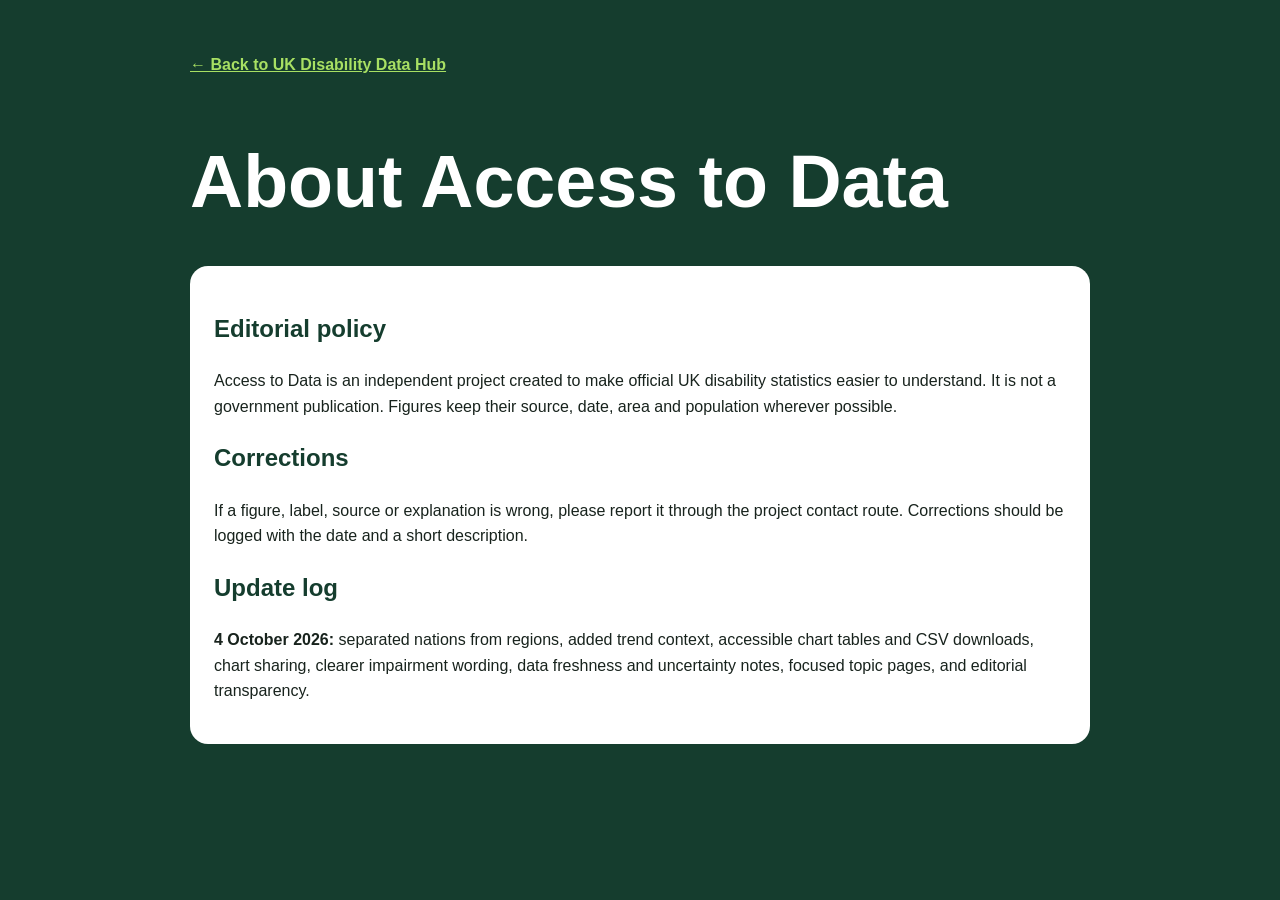
<file: uk-disability-data/about.html>
<!doctype html><html lang="en-GB"><head>
<!-- Google tag (gtag.js) -->
<script async src="https://www.googletagmanager.com/gtag/js?id=G-5Z5BZJX8TR"></script>
<script>
  window.dataLayer = window.dataLayer || [];
  function gtag(){dataLayer.push(arguments);}
  gtag('js', new Date());

  gtag('config', 'G-5Z5BZJX8TR');
</script><meta charset="utf-8"><meta name="viewport" content="width=device-width,initial-scale=1"><meta name="description" content="About Access to Data explained with official UK disability statistics."><title>About Access to Data | Access to Data</title><style>body{font-family:Arial,system-ui,sans-serif;margin:0;background:#153D2E;color:#fff;line-height:1.6}main{max-width:900px;margin:auto;padding:32px 20px 64px}.card{background:#fff;color:#18231D;border-radius:18px;padding:24px;margin:18px 0}h1{font-size:clamp(2.4rem,7vw,4.6rem);line-height:.95}h2{color:#153D2E}a{color:#A8E063;font-weight:700}.card a{color:#235EA7}.back{display:inline-block;margin:20px 0}.grid{display:grid;grid-template-columns:repeat(2,1fr);gap:12px}.mini{background:#F7F8F4;border:1px solid #D6DED8;border-radius:12px;padding:14px}@media(max-width:650px){.grid{grid-template-columns:1fr}}</style><link rel="canonical" href="https://accesstodata.co.uk/uk-disability-data/about.html">
</head><body><main><a class="back" href="index.html">← Back to UK Disability Data Hub</a><h1>About Access to Data</h1><div class="card"><h2>Editorial policy</h2><p>Access to Data is an independent project created to make official UK disability statistics easier to understand. It is not a government publication. Figures keep their source, date, area and population wherever possible.</p><h2 id="corrections">Corrections</h2><p>If a figure, label, source or explanation is wrong, please report it through the project contact route. Corrections should be logged with the date and a short description.</p><h2 id="updates">Update log</h2><p><strong>4 October 2026:</strong> separated nations from regions, added trend context, accessible chart tables and CSV downloads, chart sharing, clearer impairment wording, data freshness and uncertainty notes, focused topic pages, and editorial transparency.</p></div></main><script src="/data-analytics.js" defer></script>
</body></html>
</file>
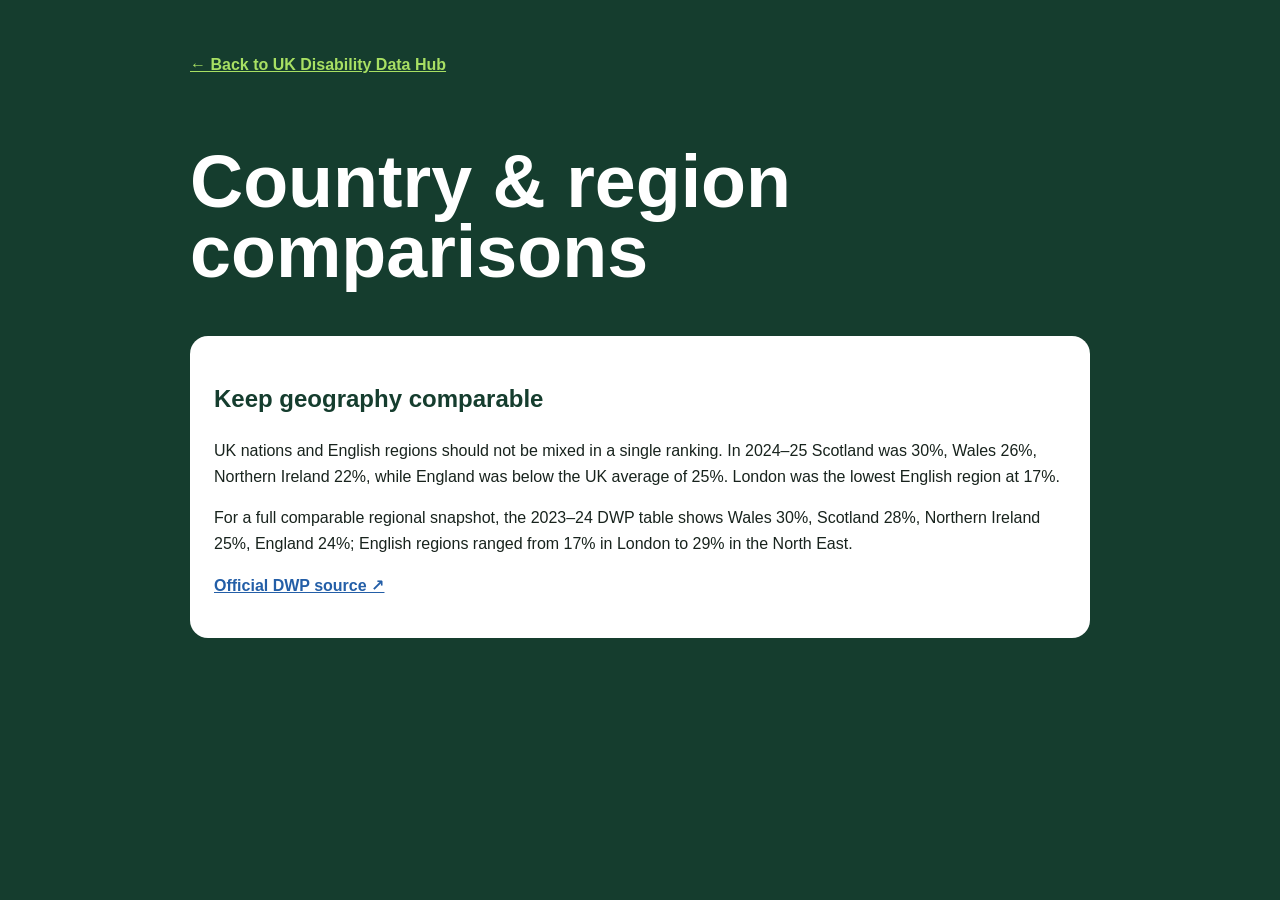
<file: uk-disability-data/country-comparisons.html>
<!doctype html><html lang="en-GB"><head>
<!-- Google tag (gtag.js) -->
<script async src="https://www.googletagmanager.com/gtag/js?id=G-5Z5BZJX8TR"></script>
<script>
  window.dataLayer = window.dataLayer || [];
  function gtag(){dataLayer.push(arguments);}
  gtag('js', new Date());

  gtag('config', 'G-5Z5BZJX8TR');
</script><meta charset="utf-8"><meta name="viewport" content="width=device-width,initial-scale=1"><meta name="description" content="Country & region comparisons explained with official UK disability statistics."><title>Country & region comparisons | Access to Data</title><style>body{font-family:Arial,system-ui,sans-serif;margin:0;background:#153D2E;color:#fff;line-height:1.6}main{max-width:900px;margin:auto;padding:32px 20px 64px}.card{background:#fff;color:#18231D;border-radius:18px;padding:24px;margin:18px 0}h1{font-size:clamp(2.4rem,7vw,4.6rem);line-height:.95}h2{color:#153D2E}a{color:#A8E063;font-weight:700}.card a{color:#235EA7}.back{display:inline-block;margin:20px 0}.grid{display:grid;grid-template-columns:repeat(2,1fr);gap:12px}.mini{background:#F7F8F4;border:1px solid #D6DED8;border-radius:12px;padding:14px}@media(max-width:650px){.grid{grid-template-columns:1fr}}</style><link rel="canonical" href="https://accesstodata.co.uk/uk-disability-data/country-comparisons.html">
</head><body><main><a class="back" href="index.html">← Back to UK Disability Data Hub</a><h1>Country & region comparisons</h1><div class="card"><h2>Keep geography comparable</h2><p>UK nations and English regions should not be mixed in a single ranking. In 2024–25 Scotland was 30%, Wales 26%, Northern Ireland 22%, while England was below the UK average of 25%. London was the lowest English region at 17%.</p><p>For a full comparable regional snapshot, the 2023–24 DWP table shows Wales 30%, Scotland 28%, Northern Ireland 25%, England 24%; English regions ranged from 17% in London to 29% in the North East.</p><p><a href="https://www.gov.uk/government/statistics/family-resources-survey-financial-year-2024-to-2025/family-resources-survey-financial-year-2024-to-2025">Official DWP source ↗</a></p></div></main><script src="/data-analytics.js" defer></script>
</body></html>
</file>
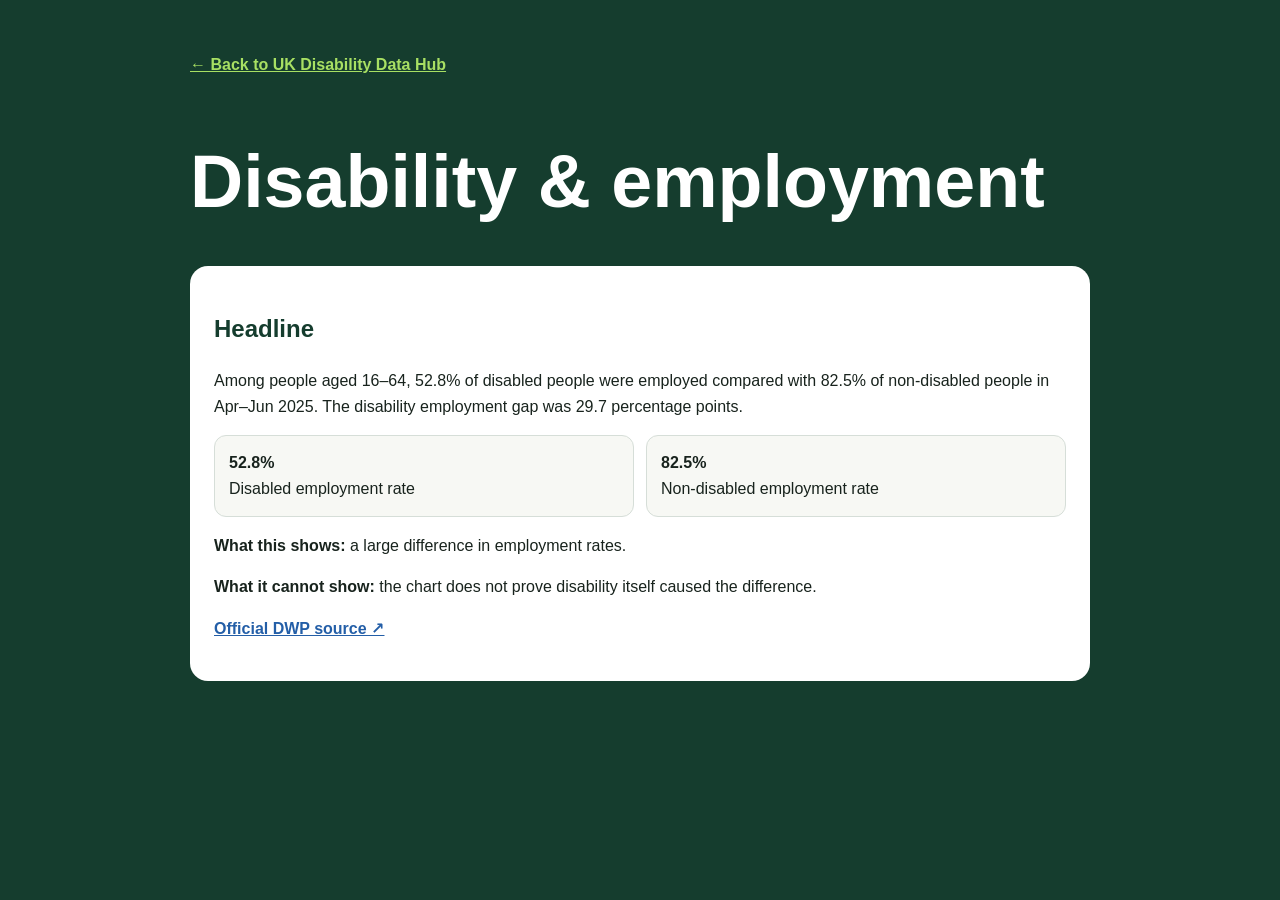
<file: uk-disability-data/employment.html>
<!doctype html><html lang="en-GB"><head>
<!-- Google tag (gtag.js) -->
<script async src="https://www.googletagmanager.com/gtag/js?id=G-5Z5BZJX8TR"></script>
<script>
  window.dataLayer = window.dataLayer || [];
  function gtag(){dataLayer.push(arguments);}
  gtag('js', new Date());

  gtag('config', 'G-5Z5BZJX8TR');
</script><meta charset="utf-8"><meta name="viewport" content="width=device-width,initial-scale=1"><meta name="description" content="Disability & employment explained with official UK disability statistics."><title>Disability & employment | Access to Data</title><style>body{font-family:Arial,system-ui,sans-serif;margin:0;background:#153D2E;color:#fff;line-height:1.6}main{max-width:900px;margin:auto;padding:32px 20px 64px}.card{background:#fff;color:#18231D;border-radius:18px;padding:24px;margin:18px 0}h1{font-size:clamp(2.4rem,7vw,4.6rem);line-height:.95}h2{color:#153D2E}a{color:#A8E063;font-weight:700}.card a{color:#235EA7}.back{display:inline-block;margin:20px 0}.grid{display:grid;grid-template-columns:repeat(2,1fr);gap:12px}.mini{background:#F7F8F4;border:1px solid #D6DED8;border-radius:12px;padding:14px}@media(max-width:650px){.grid{grid-template-columns:1fr}}</style><link rel="canonical" href="https://accesstodata.co.uk/uk-disability-data/employment.html">
</head><body><main><a class="back" href="index.html">← Back to UK Disability Data Hub</a><h1>Disability & employment</h1><div class="card"><h2>Headline</h2><p>Among people aged 16–64, 52.8% of disabled people were employed compared with 82.5% of non-disabled people in Apr–Jun 2025. The disability employment gap was 29.7 percentage points.</p><div class="grid"><div class="mini"><strong>52.8%</strong><br>Disabled employment rate</div><div class="mini"><strong>82.5%</strong><br>Non-disabled employment rate</div></div><p><strong>What this shows:</strong> a large difference in employment rates.</p><p><strong>What it cannot show:</strong> the chart does not prove disability itself caused the difference.</p><p><a href="https://www.gov.uk/government/statistics/the-employment-of-disabled-people-2025/the-employment-of-disabled-people-2025">Official DWP source ↗</a></p></div></main><script src="/data-analytics.js" defer></script>
</body></html>
</file>
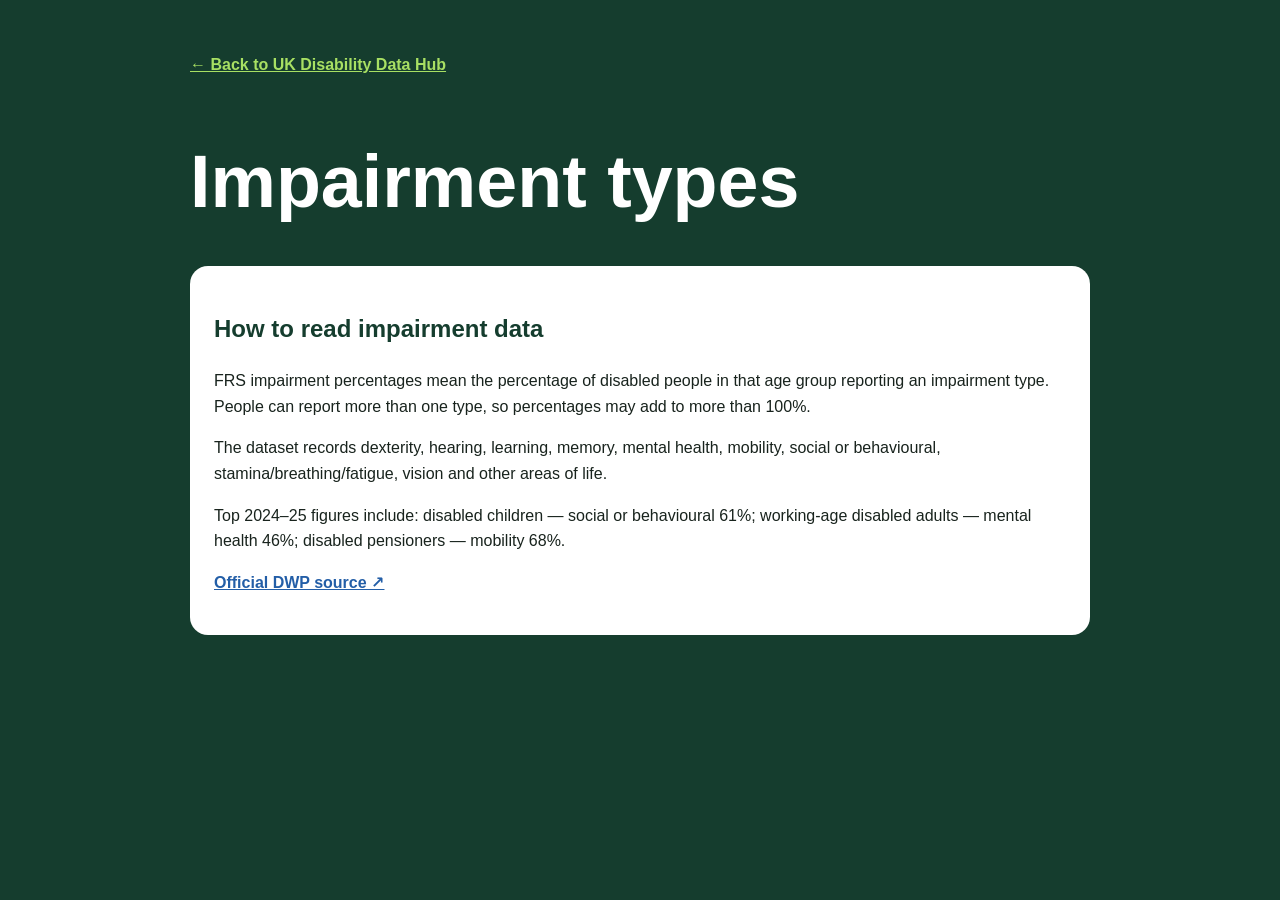
<file: uk-disability-data/impairments.html>
<!doctype html><html lang="en-GB"><head>
<!-- Google tag (gtag.js) -->
<script async src="https://www.googletagmanager.com/gtag/js?id=G-5Z5BZJX8TR"></script>
<script>
  window.dataLayer = window.dataLayer || [];
  function gtag(){dataLayer.push(arguments);}
  gtag('js', new Date());

  gtag('config', 'G-5Z5BZJX8TR');
</script><meta charset="utf-8"><meta name="viewport" content="width=device-width,initial-scale=1"><meta name="description" content="Impairment types explained with official UK disability statistics."><title>Impairment types | Access to Data</title><style>body{font-family:Arial,system-ui,sans-serif;margin:0;background:#153D2E;color:#fff;line-height:1.6}main{max-width:900px;margin:auto;padding:32px 20px 64px}.card{background:#fff;color:#18231D;border-radius:18px;padding:24px;margin:18px 0}h1{font-size:clamp(2.4rem,7vw,4.6rem);line-height:.95}h2{color:#153D2E}a{color:#A8E063;font-weight:700}.card a{color:#235EA7}.back{display:inline-block;margin:20px 0}.grid{display:grid;grid-template-columns:repeat(2,1fr);gap:12px}.mini{background:#F7F8F4;border:1px solid #D6DED8;border-radius:12px;padding:14px}@media(max-width:650px){.grid{grid-template-columns:1fr}}</style><link rel="canonical" href="https://accesstodata.co.uk/uk-disability-data/impairments.html">
</head><body><main><a class="back" href="index.html">← Back to UK Disability Data Hub</a><h1>Impairment types</h1><div class="card"><h2>How to read impairment data</h2><p>FRS impairment percentages mean the percentage of disabled people in that age group reporting an impairment type. People can report more than one type, so percentages may add to more than 100%.</p><p>The dataset records dexterity, hearing, learning, memory, mental health, mobility, social or behavioural, stamina/breathing/fatigue, vision and other areas of life.</p><p>Top 2024–25 figures include: disabled children — social or behavioural 61%; working-age disabled adults — mental health 46%; disabled pensioners — mobility 68%.</p><p><a href="https://www.gov.uk/government/statistics/family-resources-survey-financial-year-2024-to-2025/family-resources-survey-financial-year-2024-to-2025">Official DWP source ↗</a></p></div></main><script src="/data-analytics.js" defer></script>
</body></html>
</file>
